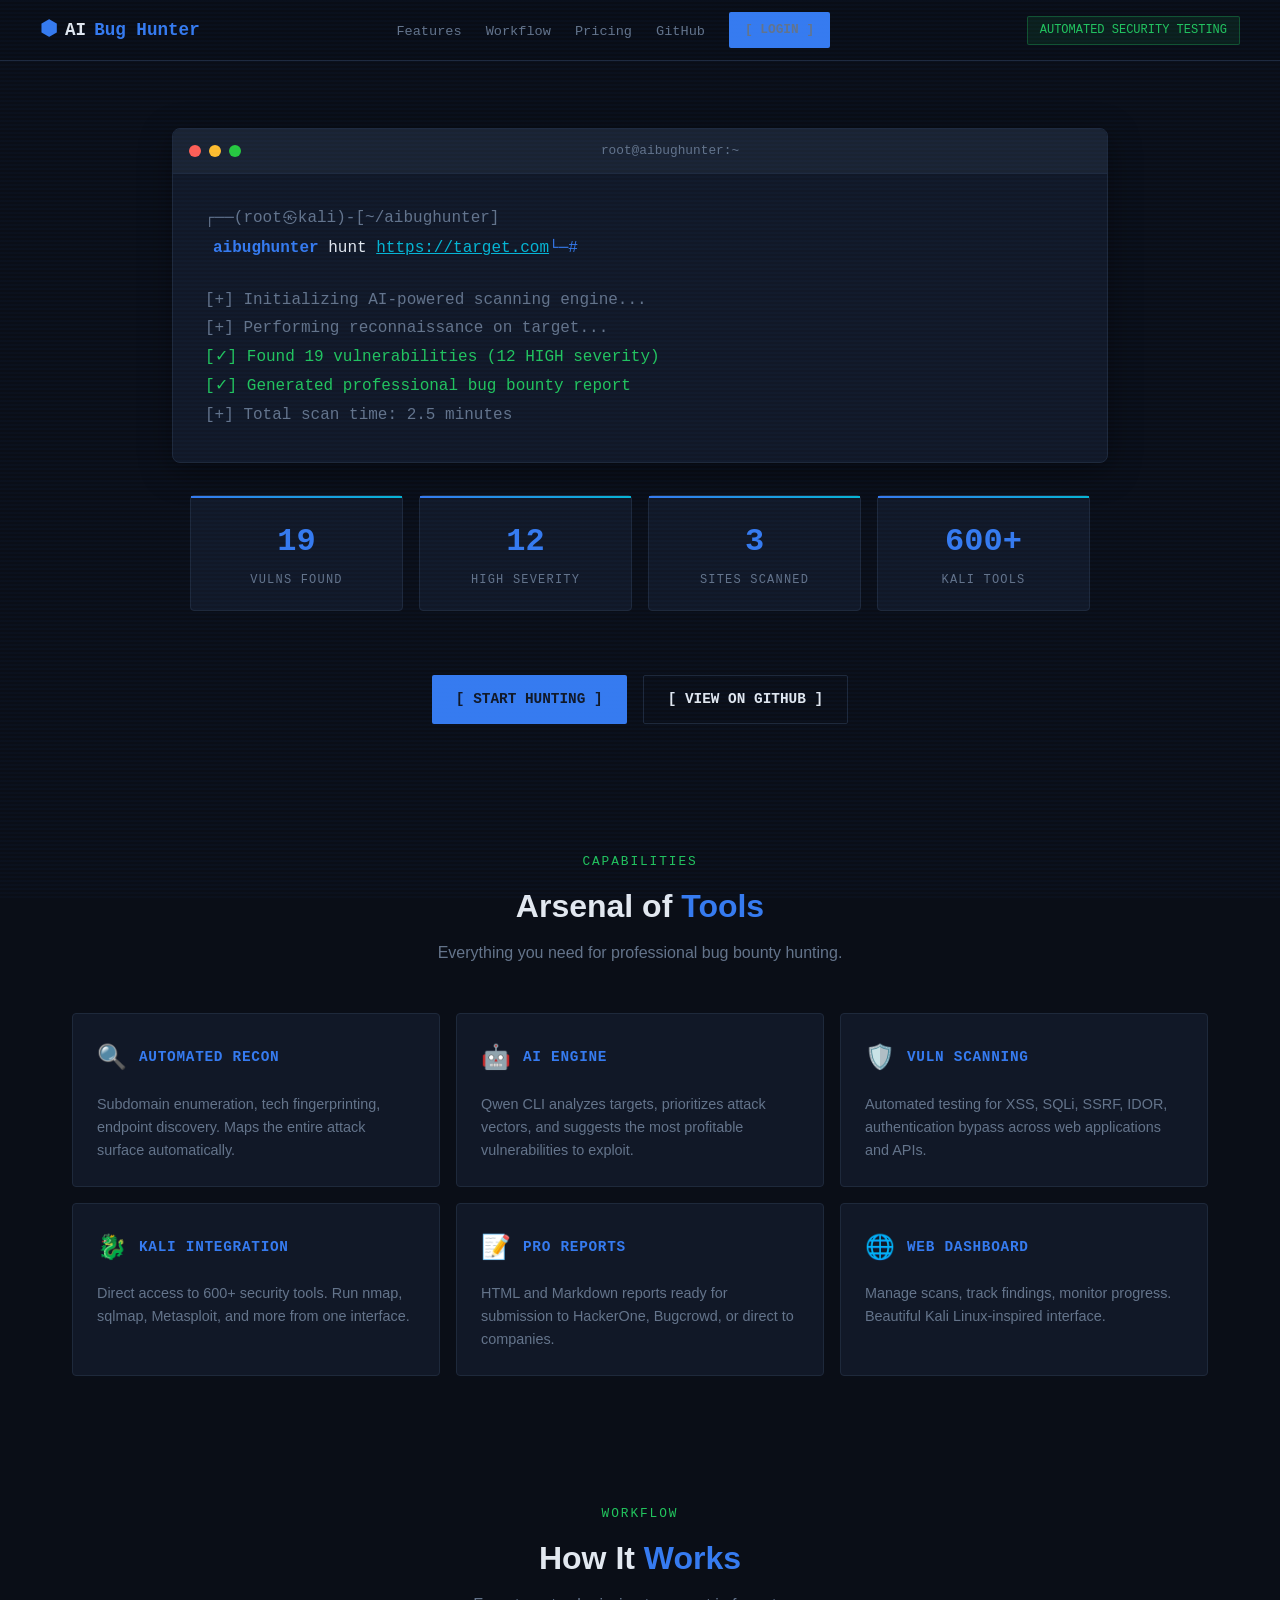
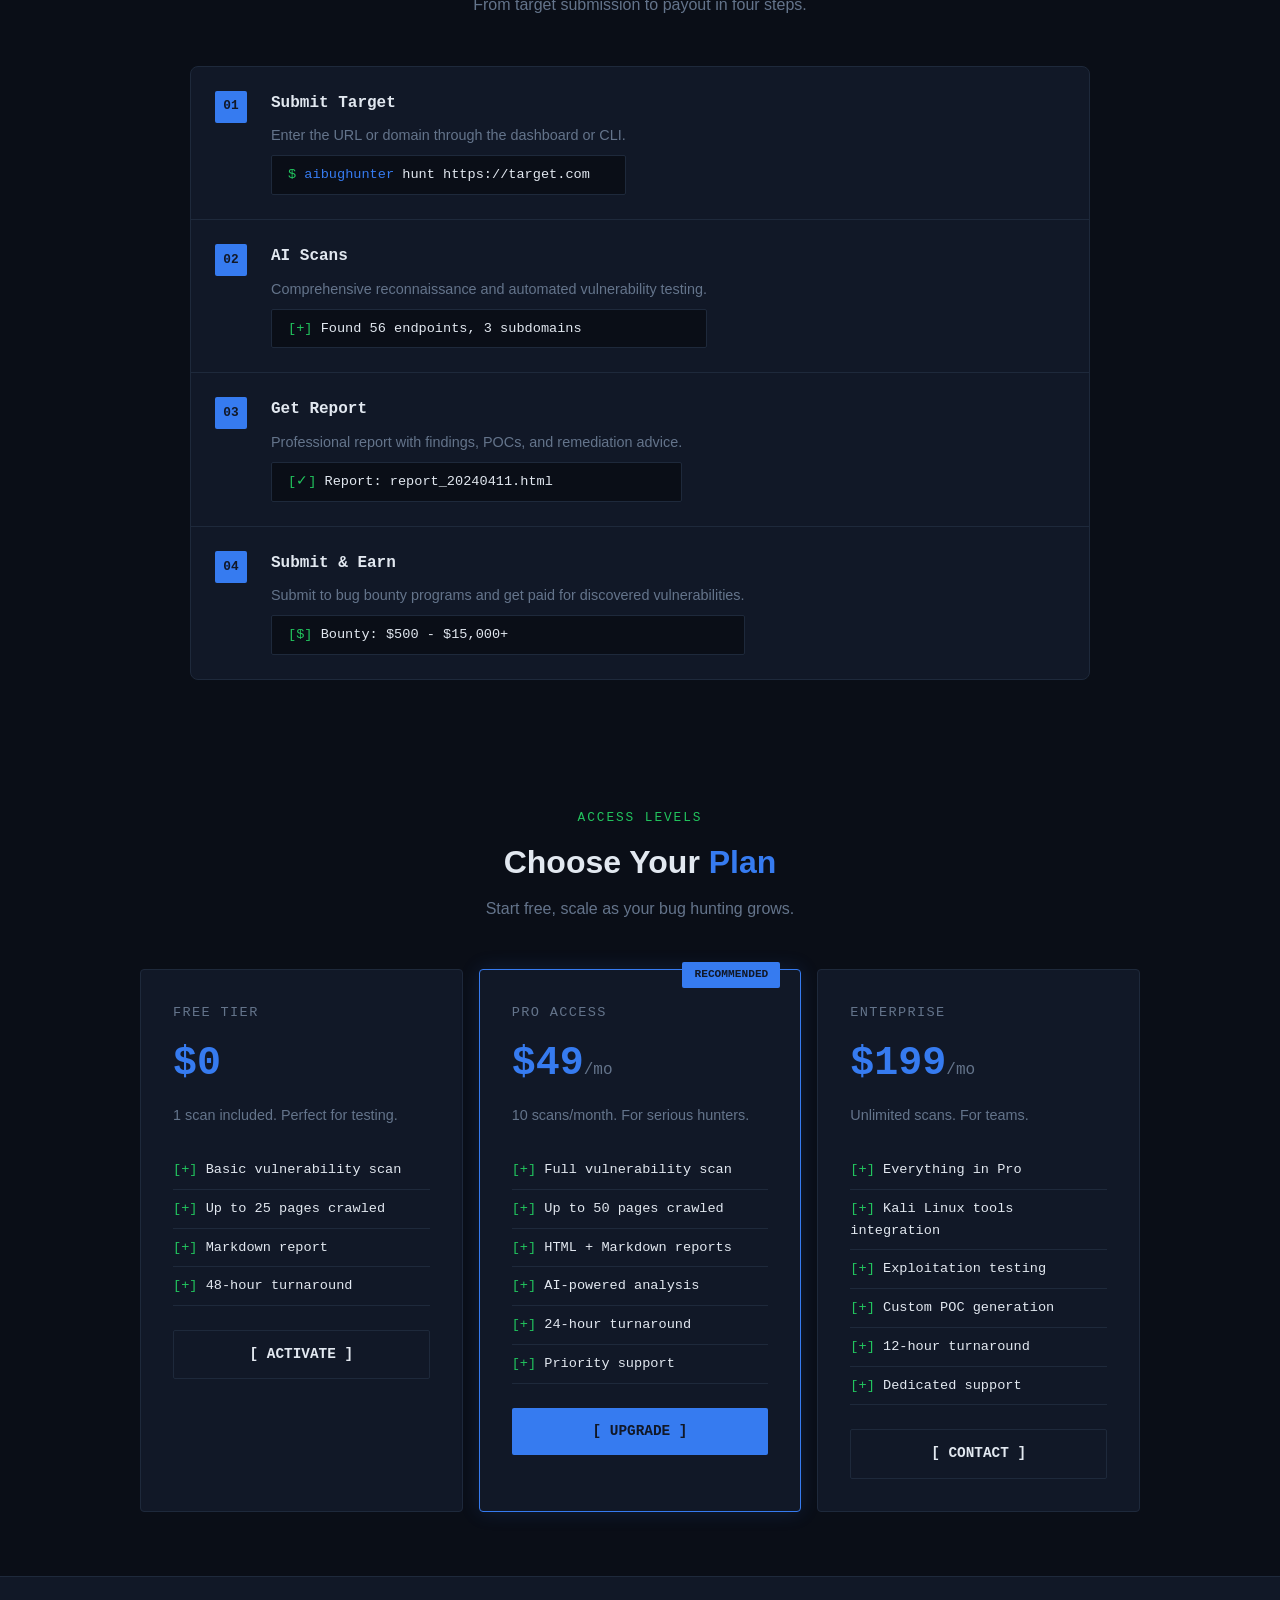
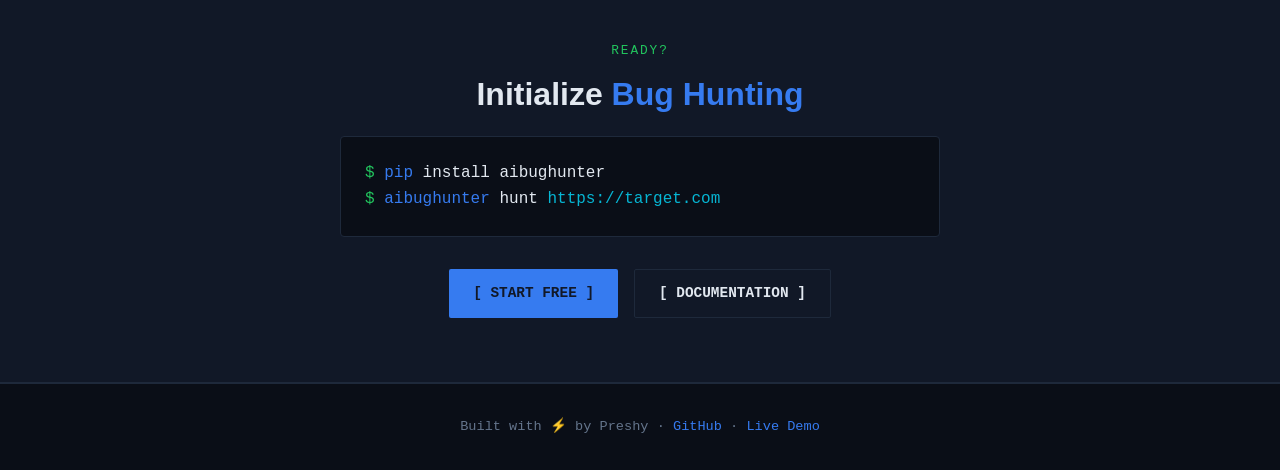
<file: aibughunter/web/spa/index.html>
<!DOCTYPE html>
<html lang="en">
<head>
    <meta charset="UTF-8">
    <meta name="viewport" content="width=device-width, initial-scale=1.0">
    <title>AI Bug Hunter - Kali Linux Style</title>
    <style>
        :root {
            --kali-blue: #367bf0;
            --kali-blue-hover: #4e8af7;
            --kali-dark: #0a0e17;
            --kali-panel: #111827;
            --kali-border: #1e293b;
            --kali-text: #e2e8f0;
            --kali-muted: #64748b;
            --kali-green: #22c55e;
            --kali-red: #ef4444;
            --kali-yellow: #eab308;
            --kali-purple: #a855f7;
            --kali-cyan: #06b6d4;
            --font-mono: 'JetBrains Mono', 'Fira Code', 'Cascadia Code', 'SF Mono', Menlo, Consolas, monospace;
            --font-sans: -apple-system, BlinkMacSystemFont, 'Segoe UI', Roboto, sans-serif;
            --radius: 4px;
            --shadow: 0 8px 32px rgba(0,0,0,0.4);
        }
        
        @import url('https://fonts.googleapis.com/css2?family=JetBrains+Mono:wght@400;500;600;700&display=swap');
        
        * { margin: 0; padding: 0; box-sizing: border-box; }
        
        html { scroll-behavior: smooth; }
        
        body {
            font-family: var(--font-sans);
            background: var(--kali-dark);
            color: var(--kali-text);
            line-height: 1.6;
            overflow-x: hidden;
        }
        
        /* Scanline effect */
        body::after {
            content: '';
            position: fixed;
            top: 0;
            left: 0;
            width: 100%;
            height: 100%;
            background: repeating-linear-gradient(
                0deg,
                transparent,
                transparent 2px,
                rgba(54, 123, 240, 0.03) 2px,
                rgba(54, 123, 240, 0.03) 4px
            );
            pointer-events: none;
            z-index: 9999;
        }
        
        .container { max-width: 1200px; margin: 0 auto; padding: 0 2rem; }
        
        /* Nav - Terminal Style */
        .nav {
            position: fixed;
            top: 0;
            width: 100%;
            background: rgba(10, 14, 23, 0.98);
            border-bottom: 1px solid var(--kali-border);
            padding: 0.75rem 2rem;
            z-index: 100;
            backdrop-filter: blur(10px);
        }
        .nav-inner {
            max-width: 1200px;
            margin: 0 auto;
            display: flex;
            justify-content: space-between;
            align-items: center;
        }
        .nav-logo {
            font-family: var(--font-mono);
            font-size: 1.1rem;
            font-weight: 700;
            color: var(--kali-text);
            text-decoration: none;
            display: flex;
            align-items: center;
            gap: 0.5rem;
        }
        .nav-logo::before {
            content: '⬢';
            color: var(--kali-blue);
            font-size: 1.25rem;
        }
        .nav-logo span { color: var(--kali-blue); }
        .nav-links { display: flex; gap: 1.5rem; align-items: center; list-style: none; }
        .nav-links a { 
            color: var(--kali-muted); 
            text-decoration: none; 
            font-family: var(--font-mono);
            font-size: 0.85rem;
            transition: color 0.2s; 
        }
        .nav-links a:hover { color: var(--kali-blue); }
        .nav-badge { 
            font-family: var(--font-mono);
            font-size: 0.75rem; 
            color: var(--kali-green); 
            background: rgba(34, 197, 94, 0.1); 
            padding: 0.25rem 0.75rem; 
            border-radius: 2px; 
            border: 1px solid rgba(34, 197, 94, 0.3); 
        }
        
        /* Hero - Terminal Window */
        .hero {
            padding: 8rem 2rem 4rem;
            max-width: 1000px;
            margin: 0 auto;
        }
        .hero-terminal {
            background: var(--kali-panel);
            border: 1px solid var(--kali-border);
            border-radius: 8px;
            overflow: hidden;
            box-shadow: var(--shadow);
        }
        .terminal-header {
            background: #1a2332;
            padding: 0.75rem 1rem;
            display: flex;
            align-items: center;
            gap: 0.5rem;
            border-bottom: 1px solid var(--kali-border);
        }
        .terminal-dot {
            width: 12px;
            height: 12px;
            border-radius: 50%;
        }
        .terminal-dot.red { background: #ff5f56; }
        .terminal-dot.yellow { background: #ffbd2e; }
        .terminal-dot.green { background: #27c93f; }
        .terminal-title {
            flex: 1;
            text-align: center;
            font-family: var(--font-mono);
            font-size: 0.8rem;
            color: var(--kali-muted);
        }
        .terminal-body {
            padding: 2rem;
            font-family: var(--font-mono);
        }
        .terminal-prompt {
            color: var(--kali-green);
        }
        .terminal-prompt::before {
            content: '┌──(root㉿kali)-[~/aibughunter]';
            display: block;
            color: var(--kali-muted);
            margin-bottom: 0.25rem;
        }
        .terminal-prompt::after {
            content: '└─#';
            color: var(--kali-blue);
        }
        .terminal-command {
            color: var(--kali-text);
            margin-left: 0.5rem;
        }
        .terminal-command .cmd { color: var(--kali-blue); font-weight: 600; }
        .terminal-command .arg { color: var(--kali-yellow); }
        .terminal-command .url { color: var(--kali-cyan); text-decoration: underline; }
        .terminal-output {
            color: var(--kali-muted);
            margin-top: 1.5rem;
            line-height: 1.8;
        }
        .terminal-output .success { color: var(--kali-green); }
        .terminal-output .warning { color: var(--kali-yellow); }
        .terminal-output .error { color: var(--kali-red); }
        .terminal-output .info { color: var(--kali-cyan); }
        
        /* Stats Bar */
        .stats-bar {
            display: grid;
            grid-template-columns: repeat(4, 1fr);
            gap: 1rem;
            max-width: 900px;
            margin: 2rem auto 4rem;
        }
        .stat-box {
            background: var(--kali-panel);
            border: 1px solid var(--kali-border);
            border-radius: 4px;
            padding: 1.25rem;
            text-align: center;
            position: relative;
        }
        .stat-box::before {
            content: '';
            position: absolute;
            top: 0;
            left: 0;
            width: 100%;
            height: 2px;
            background: linear-gradient(90deg, var(--kali-blue), var(--kali-cyan));
        }
        .stat-value {
            font-family: var(--font-mono);
            font-size: 2rem;
            font-weight: 700;
            color: var(--kali-blue);
        }
        .stat-label {
            font-family: var(--font-mono);
            font-size: 0.75rem;
            color: var(--kali-muted);
            text-transform: uppercase;
            letter-spacing: 0.1em;
            margin-top: 0.25rem;
        }
        
        /* Sections */
        .section { padding: 4rem 2rem; max-width: 1200px; margin: 0 auto; }
        .section-header {
            text-align: center;
            margin-bottom: 3rem;
        }
        .section-tag {
            font-family: var(--font-mono);
            font-size: 0.8rem;
            color: var(--kali-green);
            text-transform: uppercase;
            letter-spacing: 0.15em;
            margin-bottom: 0.5rem;
        }
        .section-title {
            font-size: 2rem;
            font-weight: 700;
            margin-bottom: 0.5rem;
        }
        .section-title span { color: var(--kali-blue); }
        .section-desc {
            color: var(--kali-muted);
            font-size: 1rem;
            max-width: 600px;
            margin: 0 auto;
        }
        
        /* Feature Cards - Panel Style */
        .features-grid {
            display: grid;
            grid-template-columns: repeat(auto-fit, minmax(320px, 1fr));
            gap: 1rem;
        }
        .feature-panel {
            background: var(--kali-panel);
            border: 1px solid var(--kali-border);
            border-radius: 4px;
            padding: 1.5rem;
            transition: all 0.2s;
        }
        .feature-panel:hover {
            border-color: var(--kali-blue);
            transform: translateY(-2px);
            box-shadow: 0 4px 16px rgba(54, 123, 240, 0.1);
        }
        .feature-header {
            display: flex;
            align-items: center;
            gap: 0.75rem;
            margin-bottom: 1rem;
        }
        .feature-icon {
            font-size: 1.5rem;
        }
        .feature-title {
            font-family: var(--font-mono);
            font-size: 0.9rem;
            font-weight: 600;
            color: var(--kali-blue);
            text-transform: uppercase;
            letter-spacing: 0.05em;
        }
        .feature-desc {
            color: var(--kali-muted);
            font-size: 0.9rem;
            line-height: 1.6;
        }
        
        /* Steps - Terminal Workflow */
        .steps-container {
            background: var(--kali-panel);
            border: 1px solid var(--kali-border);
            border-radius: 8px;
            overflow: hidden;
            max-width: 900px;
            margin: 0 auto;
        }
        .step-row {
            display: flex;
            padding: 1.5rem;
            border-bottom: 1px solid var(--kali-border);
            align-items: flex-start;
            gap: 1.5rem;
        }
        .step-row:last-child { border-bottom: none; }
        .step-num {
            font-family: var(--font-mono);
            font-size: 0.8rem;
            font-weight: 700;
            color: var(--kali-panel);
            background: var(--kali-blue);
            width: 32px;
            height: 32px;
            border-radius: 2px;
            display: flex;
            align-items: center;
            justify-content: center;
            flex-shrink: 0;
        }
        .step-content h3 {
            font-family: var(--font-mono);
            font-size: 1rem;
            margin-bottom: 0.5rem;
        }
        .step-content p {
            color: var(--kali-muted);
            font-size: 0.9rem;
        }
        .step-cmd {
            font-family: var(--font-mono);
            background: var(--kali-dark);
            border: 1px solid var(--kali-border);
            padding: 0.5rem 1rem;
            border-radius: 2px;
            margin-top: 0.5rem;
            font-size: 0.85rem;
        }
        .step-cmd .prompt { color: var(--kali-green); }
        .step-cmd .cmd { color: var(--kali-blue); }
        
        /* Pricing - Tool Cards */
        .pricing-grid {
            display: grid;
            grid-template-columns: repeat(auto-fit, minmax(280px, 1fr));
            gap: 1rem;
            max-width: 1000px;
            margin: 0 auto;
        }
        .pricing-card {
            background: var(--kali-panel);
            border: 1px solid var(--kali-border);
            border-radius: 4px;
            padding: 2rem;
            position: relative;
        }
        .pricing-card.active {
            border-color: var(--kali-blue);
            box-shadow: 0 0 20px rgba(54, 123, 240, 0.15);
        }
        .pricing-badge {
            position: absolute;
            top: -8px;
            right: 20px;
            background: var(--kali-blue);
            color: var(--kali-panel);
            padding: 0.25rem 0.75rem;
            border-radius: 2px;
            font-family: var(--font-mono);
            font-size: 0.7rem;
            font-weight: 700;
            text-transform: uppercase;
        }
        .pricing-header {
            font-family: var(--font-mono);
            font-size: 0.85rem;
            color: var(--kali-muted);
            text-transform: uppercase;
            letter-spacing: 0.1em;
            margin-bottom: 0.5rem;
        }
        .pricing-price {
            font-family: var(--font-mono);
            font-size: 2.5rem;
            font-weight: 700;
            color: var(--kali-blue);
            margin-bottom: 0.5rem;
        }
        .pricing-price span {
            font-size: 1rem;
            color: var(--kali-muted);
            font-weight: 400;
        }
        .pricing-desc {
            color: var(--kali-muted);
            font-size: 0.9rem;
            margin-bottom: 1.5rem;
        }
        .pricing-features {
            list-style: none;
            margin-bottom: 1.5rem;
        }
        .pricing-features li {
            font-family: var(--font-mono);
            font-size: 0.85rem;
            padding: 0.5rem 0;
            border-bottom: 1px solid var(--kali-border);
            color: var(--kali-text);
        }
        .pricing-features li::before {
            content: '[+] ';
            color: var(--kali-green);
        }
        
        /* CTA */
        .cta-section {
            background: var(--kali-panel);
            border-top: 1px solid var(--kali-border);
            border-bottom: 1px solid var(--kali-border);
            padding: 4rem 2rem;
            text-align: center;
        }
        .cta-terminal {
            background: var(--kali-dark);
            border: 1px solid var(--kali-border);
            border-radius: 4px;
            padding: 1.5rem;
            max-width: 600px;
            margin: 0 auto;
            text-align: left;
            font-family: var(--font-mono);
        }
        .cta-prompt { color: var(--kali-green); }
        .cta-cmd { color: var(--kali-text); }
        .cta-cmd .cmd { color: var(--kali-blue); }
        .cta-actions {
            display: flex;
            gap: 1rem;
            justify-content: center;
            margin-top: 2rem;
        }
        
        /* Footer */
        .footer {
            padding: 2rem;
            text-align: center;
            color: var(--kali-muted);
            font-family: var(--font-mono);
            font-size: 0.85rem;
            border-top: 1px solid var(--kali-border);
        }
        .footer a { color: var(--kali-blue); text-decoration: none; }
        .footer a:hover { color: var(--kali-blue-hover); }
        
        /* Buttons */
        .btn {
            display: inline-flex;
            align-items: center;
            justify-content: center;
            gap: 0.5rem;
            padding: 0.75rem 1.5rem;
            border-radius: 2px;
            font-family: var(--font-mono);
            font-weight: 600;
            font-size: 0.9rem;
            text-decoration: none;
            cursor: pointer;
            border: none;
            transition: all 0.2s;
        }
        .btn-primary {
            background: var(--kali-blue);
            color: var(--kali-panel);
        }
        .btn-primary:hover { background: var(--kali-blue-hover); }
        .btn-secondary {
            background: transparent;
            border: 1px solid var(--kali-border);
            color: var(--kali-text);
        }
        .btn-secondary:hover { border-color: var(--kali-blue); }
        
        /* Auth - Terminal Style */
        .auth-container {
            min-height: 100vh;
            display: flex;
            align-items: center;
            justify-content: center;
            padding: 6rem 2rem 2rem;
        }
        .auth-terminal {
            background: var(--kali-panel);
            border: 1px solid var(--kali-border);
            border-radius: 8px;
            overflow: hidden;
            width: 100%;
            max-width: 450px;
            box-shadow: var(--shadow);
        }
        .auth-body {
            padding: 2rem;
        }
        .auth-body h2 {
            font-family: var(--font-mono);
            font-size: 1.25rem;
            margin-bottom: 0.25rem;
        }
        .auth-body .subtitle {
            color: var(--kali-muted);
            font-size: 0.9rem;
            margin-bottom: 1.5rem;
        }
        .form-group { margin-bottom: 1rem; }
        .form-group label {
            display: block;
            margin-bottom: 0.5rem;
            font-family: var(--font-mono);
            font-size: 0.85rem;
            color: var(--kali-green);
        }
        .form-group label::before {
            content: '$ ';
            color: var(--kali-blue);
        }
        .form-group input, .form-group select, .form-group textarea {
            width: 100%;
            padding: 0.75rem;
            background: var(--kali-dark);
            border: 1px solid var(--kali-border);
            border-radius: 2px;
            color: var(--kali-text);
            font-family: var(--font-mono);
            font-size: 0.9rem;
        }
        .form-group input:focus, .form-group select:focus {
            outline: none;
            border-color: var(--kali-blue);
        }
        .auth-footer {
            text-align: center;
            margin-top: 1.5rem;
            color: var(--kali-muted);
            font-family: var(--font-mono);
            font-size: 0.85rem;
        }
        .auth-footer a { color: var(--kali-blue); text-decoration: none; }
        
        /* Dashboard - Panel Layout */
        .dashboard { display: flex; min-height: 100vh; }
        .sidebar {
            width: 220px;
            background: var(--kali-panel);
            border-right: 1px solid var(--kali-border);
            padding: 1rem;
            position: fixed;
            height: 100vh;
            top: 0;
        }
        .sidebar-item {
            display: flex;
            align-items: center;
            gap: 0.75rem;
            padding: 0.75rem 1rem;
            color: var(--kali-muted);
            cursor: pointer;
            border-radius: 2px;
            margin-bottom: 0.25rem;
            font-family: var(--font-mono);
            font-size: 0.85rem;
            transition: all 0.2s;
        }
        .sidebar-item:hover {
            background: var(--kali-dark);
            color: var(--kali-text);
        }
        .sidebar-item.active {
            background: rgba(54, 123, 240, 0.1);
            color: var(--kali-blue);
            border-left: 2px solid var(--kali-blue);
        }
        .main-content {
            flex: 1;
            margin-left: 220px;
            padding: 5rem 2rem 2rem;
        }
        .top-bar {
            display: flex;
            justify-content: space-between;
            align-items: center;
            margin-bottom: 2rem;
            padding-bottom: 1rem;
            border-bottom: 1px solid var(--kali-border);
        }
        .top-bar h1 {
            font-family: var(--font-mono);
            font-size: 1.25rem;
        }
        .user-info {
            display: flex;
            align-items: center;
            gap: 1rem;
            font-family: var(--font-mono);
            font-size: 0.85rem;
        }
        .plan-tag {
            background: rgba(54, 123, 240, 0.1);
            color: var(--kali-blue);
            padding: 0.25rem 0.75rem;
            border-radius: 2px;
            font-size: 0.75rem;
            font-weight: 600;
            text-transform: uppercase;
        }
        
        /* Stats Row */
        .stats-row {
            display: grid;
            grid-template-columns: repeat(auto-fit, minmax(200px, 1fr));
            gap: 1rem;
            margin-bottom: 2rem;
        }
        .stat-card {
            background: var(--kali-panel);
            border: 1px solid var(--kali-border);
            border-radius: 4px;
            padding: 1.25rem;
            position: relative;
        }
        .stat-card::after {
            content: '';
            position: absolute;
            bottom: 0;
            left: 0;
            width: 100%;
            height: 2px;
        }
        .stat-card.blue::after { background: var(--kali-blue); }
        .stat-card.green::after { background: var(--kali-green); }
        .stat-card.red::after { background: var(--kali-red); }
        .stat-card.yellow::after { background: var(--kali-yellow); }
        .stat-value {
            font-family: var(--font-mono);
            font-size: 2rem;
            font-weight: 700;
        }
        .stat-label {
            font-family: var(--font-mono);
            font-size: 0.75rem;
            color: var(--kali-muted);
            text-transform: uppercase;
            letter-spacing: 0.1em;
        }
        
        /* Panel Cards */
        .panel {
            background: var(--kali-panel);
            border: 1px solid var(--kali-border);
            border-radius: 4px;
            margin-bottom: 1rem;
        }
        .panel-header {
            display: flex;
            justify-content: space-between;
            align-items: center;
            padding: 1rem 1.25rem;
            border-bottom: 1px solid var(--kali-border);
            font-family: var(--font-mono);
            font-size: 0.9rem;
        }
        .panel-body { padding: 1.25rem; }
        
        /* Tables */
        table { width: 100%; border-collapse: collapse; }
        th {
            text-align: left;
            padding: 0.75rem 1rem;
            border-bottom: 1px solid var(--kali-border);
            color: var(--kali-muted);
            font-family: var(--font-mono);
            font-size: 0.75rem;
            text-transform: uppercase;
            letter-spacing: 0.1em;
        }
        td {
            padding: 0.75rem 1rem;
            border-bottom: 1px solid var(--kali-border);
            font-family: var(--font-mono);
            font-size: 0.85rem;
        }
        tr:hover td { background: rgba(54, 123, 240, 0.05); }
        
        /* Status Badges */
        .badge {
            display: inline-block;
            padding: 0.2rem 0.5rem;
            border-radius: 2px;
            font-family: var(--font-mono);
            font-size: 0.75rem;
            font-weight: 600;
            text-transform: uppercase;
        }
        .badge-pending { background: rgba(234, 179, 8, 0.1); color: var(--kali-yellow); }
        .badge-completed { background: rgba(34, 197, 94, 0.1); color: var(--kali-green); }
        .badge-paid { background: rgba(34, 197, 94, 0.1); color: var(--kali-green); }
        .badge-unpaid { background: rgba(239, 68, 68, 0.1); color: var(--kali-red); }
        .badge-queued { background: rgba(54, 123, 240, 0.1); color: var(--kali-blue); }
        
        code {
            font-family: var(--font-mono);
            background: var(--kali-dark);
            padding: 0.15rem 0.4rem;
            border-radius: 2px;
            font-size: 0.85rem;
            color: var(--kali-cyan);
        }
        
        /* Alerts & Loading */
        .alert {
            padding: 1rem 1.5rem;
            border-radius: 2px;
            position: fixed;
            top: 80px;
            right: 20px;
            z-index: 200;
            max-width: 400px;
            font-family: var(--font-mono);
            font-size: 0.85rem;
        }
        .alert-success { background: rgba(34, 197, 94, 0.1); border: 1px solid var(--kali-green); color: var(--kali-green); }
        .alert-error { background: rgba(239, 68, 68, 0.1); border: 1px solid var(--kali-red); color: var(--kali-red); }
        .loading-overlay {
            position: fixed;
            top: 0; left: 0; width: 100%; height: 100%;
            background: rgba(10, 14, 23, 0.95);
            display: none;
            align-items: center;
            justify-content: center;
            z-index: 300;
        }
        .loading-overlay.active { display: flex; }
        .spinner {
            border: 3px solid var(--kali-border);
            border-top-color: var(--kali-blue);
            border-radius: 50%;
            width: 32px;
            height: 32px;
            animation: spin 0.8s linear infinite;
        }
        @keyframes spin { to { transform: rotate(360deg); } }
        
        .empty-state {
            text-align: center;
            padding: 3rem;
            color: var(--kali-muted);
            font-family: var(--font-mono);
        }
        .empty-state .icon { font-size: 3rem; margin-bottom: 1rem; opacity: 0.5; }
        
        /* Responsive */
        @media (max-width: 768px) {
            .nav-links { display: none; }
            .hero { padding: 7rem 1rem 2rem; }
            .stats-bar { grid-template-columns: repeat(2, 1fr); }
            .sidebar { display: none; }
            .main-content { margin-left: 0; }
        }
    </style>
</head>
<body>
    <div id="app"></div>
    <div class="loading-overlay" id="loading"><div class="spinner"></div></div>
    
    <script>
        const API = window.location.origin;
        function isAuth() { return !!localStorage.getItem('token'); }
        let S = { token: localStorage.getItem('token'), user: JSON.parse(localStorage.getItem('user')||'null'), route: isAuth()?'dashboard':'landing', scans: [], plans: [], pending: null };
        
        function showLoading(v) { document.getElementById('loading').classList.toggle('active', v); }
        function alert(msg, type='success') {
            const a=document.createElement('div');
            a.className=`alert alert-${type}`;
            a.textContent=`${type==='success'?'[+]':'[-]'} ${msg}`;
            document.body.appendChild(a);
            setTimeout(()=>a.remove(),4000);
        }
        function go(r) { S.route=r; render(); }
        
        async function login(e,p) {
            showLoading(true);
            try {
                const r=await fetch(`${API}/api/auth/login`,{method:'POST',headers:{'Content-Type':'application/json'},body:JSON.stringify({email:e,password:p})});
                if(!r.ok)throw new Error((await r.json()).detail||'Failed');
                const d=await r.json();
                S.token=d.token; S.user=d.user;
                localStorage.setItem('token',d.token);
                localStorage.setItem('user',JSON.stringify(d.user));
                go('dashboard');
            }catch(err){alert(err.message,'error');}finally{showLoading(false);}
        }
        
        async function register(e,p,n) {
            showLoading(true);
            try {
                const r=await fetch(`${API}/api/auth/register`,{method:'POST',headers:{'Content-Type':'application/json'},body:JSON.stringify({email:e,password:p,name:n})});
                if(!r.ok)throw new Error((await r.json()).detail||'Failed');
                const d=await r.json();
                S.token=d.token; S.user=d.user;
                localStorage.setItem('token',d.token);
                localStorage.setItem('user',JSON.stringify(d.user));
                go('dashboard');
            }catch(err){alert(err.message,'error');}finally{showLoading(false);}
        }
        
        function logout() { S.token=null; S.user=null; localStorage.removeItem('token'); localStorage.removeItem('user'); go('landing'); }
        
        async function loadScans() {
            if(!S.token)return;
            const r=await fetch(`${API}/api/scans`,{headers:{'Authorization':`Bearer ${S.token}`}});
            if(r.ok) S.scans=await r.json();
        }
        async function loadPlans() {
            const r=await fetch(`${API}/api/plans`);
            if(r.ok) S.plans=(await r.json()).plans;
        }
        async function reqScan(target,type,notes) {
            showLoading(true);
            try {
                const r=await fetch(`${API}/api/scans`,{method:'POST',headers:{'Content-Type':'application/json','Authorization':`Bearer ${S.token}`},body:JSON.stringify({target,scan_type:type,notes})});
                if(!r.ok)throw new Error((await r.json()).detail||'Failed');
                const d=await r.json();
                if(d.checkout_url){S.pending=d; go('checkout');}
                else{alert('Scan queued!'); go('scans');}
            }catch(err){alert(err.message,'error');}finally{showLoading(false);}
        }
        async function checkout(id) {
            showLoading(true);
            try {
                const r=await fetch(`${API}/api/payments/checkout?scan_id=${id}`,{headers:{'Authorization':`Bearer ${S.token}`}});
                const d=await r.json();
                if(r.ok){alert('Payment successful!'); go('scans');}
                else throw new Error(d.detail||'Failed');
            }catch(err){alert(err.message,'error');}finally{showLoading(false);}
        }
        async function upgrade(plan) {
            showLoading(true);
            try {
                const r=await fetch(`${API}/api/plans/upgrade`,{method:'POST',headers:{'Content-Type':'application/json','Authorization':`Bearer ${S.token}`},body:JSON.stringify({plan})});
                const d=await r.json();
                if(r.ok){alert(`Upgraded to ${d.plan}!`); S.user.plan=d.plan; S.user.scans_limit=d.scans_limit; localStorage.setItem('user',JSON.stringify(S.user)); go('dashboard');}
                else throw new Error(d.detail||'Failed');
            }catch(err){alert(err.message,'error');}finally{showLoading(false);}
        }
        function dlReport(id) { window.open(`${API}/api/scans/${id}/report?authorization=Bearer ${S.token}`, '_blank'); }
        
        function render() { document.getElementById('app').innerHTML = !isAuth() ? (S.route==='login'?rLogin():S.route==='register'?rReg():rLanding()) : rDash(); attach(); }
        
        function rLanding() { return `
            <nav class="nav"><div class="nav-inner">
                <a class="nav-logo" href="#">AI <span>Bug Hunter</span></a>
                <ul class="nav-links">
                    <li><a href="#features">Features</a></li>
                    <li><a href="#workflow">Workflow</a></li>
                    <li><a href="#pricing">Pricing</a></li>
                    <li><a href="https://github.com/Preshy/aibughunter">GitHub</a></li>
                    <li><a href="#" onclick="go('login');return false" class="btn btn-primary" style="padding:0.5rem 1rem;font-size:0.8rem;">[ LOGIN ]</a></li>
                </ul>
                <span class="nav-badge">AUTOMATED SECURITY TESTING</span>
            </div></nav>
            
            <section class="hero">
                <div class="hero-terminal">
                    <div class="terminal-header">
                        <div class="terminal-dot red"></div><div class="terminal-dot yellow"></div><div class="terminal-dot green"></div>
                        <div class="terminal-title">root@aibughunter:~</div>
                    </div>
                    <div class="terminal-body">
                        <div class="terminal-prompt"><span class="terminal-command"><span class="cmd">aibughunter</span> hunt <span class="url">https://target.com</span></span></div>
                        <div class="terminal-output">
                            <div>[+] Initializing AI-powered scanning engine...</div>
                            <div>[+] Performing reconnaissance on target...</div>
                            <div class="success">[✓] Found 19 vulnerabilities (12 HIGH severity)</div>
                            <div class="success">[✓] Generated professional bug bounty report</div>
                            <div>[+] Total scan time: 2.5 minutes</div>
                        </div>
                    </div>
                </div>
                <div class="stats-bar">
                    <div class="stat-box"><div class="stat-value">19</div><div class="stat-label">Vulns Found</div></div>
                    <div class="stat-box"><div class="stat-value">12</div><div class="stat-label">High Severity</div></div>
                    <div class="stat-box"><div class="stat-value">3</div><div class="stat-label">Sites Scanned</div></div>
                    <div class="stat-box"><div class="stat-value">600+</div><div class="stat-label">Kali Tools</div></div>
                </div>
                <div style="text-align:center; display:flex; gap:1rem; justify-content:center;">
                    <a href="#" onclick="go('register');return false" class="btn btn-primary">[ START HUNTING ]</a>
                    <a href="https://github.com/Preshy/aibughunter" class="btn btn-secondary">[ VIEW ON GITHUB ]</a>
                </div>
            </section>
            
            <section class="section" id="features">
                <div class="section-header">
                    <div class="section-tag">CAPABILITIES</div>
                    <div class="section-title">Arsenal of <span>Tools</span></div>
                    <div class="section-desc">Everything you need for professional bug bounty hunting.</div>
                </div>
                <div class="features-grid">
                    <div class="feature-panel"><div class="feature-header"><span class="feature-icon">🔍</span><div class="feature-title">Automated Recon</div></div><div class="feature-desc">Subdomain enumeration, tech fingerprinting, endpoint discovery. Maps the entire attack surface automatically.</div></div>
                    <div class="feature-panel"><div class="feature-header"><span class="feature-icon">🤖</span><div class="feature-title">AI Engine</div></div><div class="feature-desc">Qwen CLI analyzes targets, prioritizes attack vectors, and suggests the most profitable vulnerabilities to exploit.</div></div>
                    <div class="feature-panel"><div class="feature-header"><span class="feature-icon">🛡️</span><div class="feature-title">Vuln Scanning</div></div><div class="feature-desc">Automated testing for XSS, SQLi, SSRF, IDOR, authentication bypass across web applications and APIs.</div></div>
                    <div class="feature-panel"><div class="feature-header"><span class="feature-icon">🐉</span><div class="feature-title">Kali Integration</div></div><div class="feature-desc">Direct access to 600+ security tools. Run nmap, sqlmap, Metasploit, and more from one interface.</div></div>
                    <div class="feature-panel"><div class="feature-header"><span class="feature-icon">📝</span><div class="feature-title">Pro Reports</div></div><div class="feature-desc">HTML and Markdown reports ready for submission to HackerOne, Bugcrowd, or direct to companies.</div></div>
                    <div class="feature-panel"><div class="feature-header"><span class="feature-icon">🌐</span><div class="feature-title">Web Dashboard</div></div><div class="feature-desc">Manage scans, track findings, monitor progress. Beautiful Kali Linux-inspired interface.</div></div>
                </div>
            </section>
            
            <section class="section" id="workflow">
                <div class="section-header">
                    <div class="section-tag">WORKFLOW</div>
                    <div class="section-title">How It <span>Works</span></div>
                    <div class="section-desc">From target submission to payout in four steps.</div>
                </div>
                <div class="steps-container">
                    <div class="step-row"><div class="step-num">01</div><div class="step-content"><h3>Submit Target</h3><p>Enter the URL or domain through the dashboard or CLI.</p><div class="step-cmd"><span class="prompt">$</span> <span class="cmd">aibughunter</span> hunt https://target.com</div></div></div>
                    <div class="step-row"><div class="step-num">02</div><div class="step-content"><h3>AI Scans</h3><p>Comprehensive reconnaissance and automated vulnerability testing.</p><div class="step-cmd"><span class="prompt">[+]</span> Found 56 endpoints, 3 subdomains</div></div></div>
                    <div class="step-row"><div class="step-num">03</div><div class="step-content"><h3>Get Report</h3><p>Professional report with findings, POCs, and remediation advice.</p><div class="step-cmd"><span class="prompt">[✓]</span> Report: report_20240411.html</div></div></div>
                    <div class="step-row"><div class="step-num">04</div><div class="step-content"><h3>Submit & Earn</h3><p>Submit to bug bounty programs and get paid for discovered vulnerabilities.</p><div class="step-cmd"><span class="prompt">[$]</span> Bounty: $500 - $15,000+</div></div></div>
                </div>
            </section>
            
            <section class="section" id="pricing">
                <div class="section-header">
                    <div class="section-tag">ACCESS LEVELS</div>
                    <div class="section-title">Choose Your <span>Plan</span></div>
                    <div class="section-desc">Start free, scale as your bug hunting grows.</div>
                </div>
                <div class="pricing-grid">
                    <div class="pricing-card"><div class="pricing-header">Free Tier</div><div class="pricing-price">$0</div><div class="pricing-desc">1 scan included. Perfect for testing.</div><ul class="pricing-features"><li>Basic vulnerability scan</li><li>Up to 25 pages crawled</li><li>Markdown report</li><li>48-hour turnaround</li></ul><a href="#" onclick="go('register');return false" class="btn btn-secondary" style="width:100%;">[ ACTIVATE ]</a></div>
                    <div class="pricing-card active"><div class="pricing-badge">RECOMMENDED</div><div class="pricing-header">Pro Access</div><div class="pricing-price">$49<span>/mo</span></div><div class="pricing-desc">10 scans/month. For serious hunters.</div><ul class="pricing-features"><li>Full vulnerability scan</li><li>Up to 50 pages crawled</li><li>HTML + Markdown reports</li><li>AI-powered analysis</li><li>24-hour turnaround</li><li>Priority support</li></ul><a href="#" onclick="go('register');return false" class="btn btn-primary" style="width:100%;">[ UPGRADE ]</a></div>
                    <div class="pricing-card"><div class="pricing-header">Enterprise</div><div class="pricing-price">$199<span>/mo</span></div><div class="pricing-desc">Unlimited scans. For teams.</div><ul class="pricing-features"><li>Everything in Pro</li><li>Kali Linux tools integration</li><li>Exploitation testing</li><li>Custom POC generation</li><li>12-hour turnaround</li><li>Dedicated support</li></ul><a href="#" onclick="go('register');return false" class="btn btn-secondary" style="width:100%;">[ CONTACT ]</a></div>
                </div>
            </section>
            
            <section class="cta-section">
                <div class="section-tag">READY?</div>
                <div class="section-title" style="margin-bottom:1rem;">Initialize <span>Bug Hunting</span></div>
                <div class="cta-terminal">
                    <div><span class="cta-prompt">$ </span><span class="cta-cmd"><span class="cmd">pip</span> install aibughunter</span></div>
                    <div><span class="cta-prompt">$ </span><span class="cta-cmd"><span class="cmd">aibughunter</span> hunt <span style="color:var(--kali-cyan);">https://target.com</span></span></div>
                </div>
                <div class="cta-actions">
                    <a href="#" onclick="go('register');return false" class="btn btn-primary">[ START FREE ]</a>
                    <a href="https://github.com/Preshy/aibughunter" class="btn btn-secondary">[ DOCUMENTATION ]</a>
                </div>
            </section>
            
            <footer class="footer">Built with ⚡ by Preshy · <a href="https://github.com/Preshy/aibughunter">GitHub</a> · <a href="https://aibughunter-marketing.fly.dev">Live Demo</a></footer>
        `; }
        
        function rLogin() { return `<nav class="nav"><div class="nav-inner"><a class="nav-logo" href="#" onclick="go('landing');return false">AI <span>Bug Hunter</span></a></div></nav><div class="auth-container"><div class="auth-terminal"><div class="terminal-header"><div class="terminal-dot red"></div><div class="terminal-dot yellow"></div><div class="terminal-dot green"></div><div class="terminal-title">authentication</div></div><div class="auth-body"><h2>>_ Sign In</h2><p class="subtitle">Access your hunting dashboard</p><form id="lf"><div class="form-group"><label>email</label><input type="email" id="le" required placeholder="hunter@example.com"></div><div class="form-group"><label>password</label><input type="password" id="lp" required placeholder="••••••••"></div><button class="btn btn-primary" style="width:100%;">[ AUTHENTICATE ]</button></form><div class="auth-footer">No access? <a href="#" onclick="go('register');return false">Create account</a></div></div></div></div>`; }
        function rReg() { return `<nav class="nav"><div class="nav-inner"><a class="nav-logo" href="#" onclick="go('landing');return false">AI <span>Bug Hunter</span></a></div></nav><div class="auth-container"><div class="auth-terminal"><div class="terminal-header"><div class="terminal-dot red"></div><div class="terminal-dot yellow"></div><div class="terminal-dot green"></div><div class="terminal-title">registration</div></div><div class="auth-body"><h2>>_ New Account</h2><p class="subtitle">Initialize your hunting profile</p><form id="rf"><div class="form-group"><label>callsign</label><input type="text" id="rn" placeholder="Hunter"></div><div class="form-group"><label>email</label><input type="email" id="re" required placeholder="hunter@example.com"></div><div class="form-group"><label>password</label><input type="password" id="rp" required placeholder="Min 6 chars"></div><button class="btn btn-primary" style="width:100%;">[ INITIALIZE ]</button></form><div class="auth-footer">Have access? <a href="#" onclick="go('login');return false">Sign in</a></div></div></div></div>`; }
        
        function rDash() { const u=S.user||{}; return `
            <nav class="nav"><div class="nav-inner"><a class="nav-logo" href="#">AI <span>Bug Hunter</span></a><div class="user-info"><span class="plan-tag">${u.plan||'free'}</span><span>${u.email||'root'}</span><button class="btn btn-secondary" onclick="logout()" style="padding:0.4rem 0.8rem;font-size:0.75rem;">[ EXIT ]</button></div></div></nav>
            <div class="dashboard">
                <aside class="sidebar">
                    <div class="sidebar-item ${S.route==='dashboard'?'active':''}" onclick="go('dashboard')">📊 DASHBOARD</div>
                    <div class="sidebar-item ${S.route==='new-scan'?'active':''}" onclick="go('new-scan')">🎯 NEW SCAN</div>
                    <div class="sidebar-item ${S.route==='scans'?'active':''}" onclick="go('scans')">📋 MY SCANS</div>
                    <div class="sidebar-item ${S.route==='billing'?'active':''}" onclick="go('billing')">💳 ACCESS LEVELS</div>
                </aside>
                <div class="main-content">
                    <div class="top-bar"><h1>>_ ${{dashboard:'DASHBOARD','new-scan':'NEW SCAN',scans:'MY SCANS',billing:'ACCESS LEVELS',checkout:'CHECKOUT'}[S.route]||'DASHBOARD'}</h1></div>
                    ${S.route==='dashboard'?rDashC():''}${S.route==='new-scan'?rNewScan():''}${S.route==='scans'?rScans():''}${S.route==='billing'?rBill():''}${S.route==='checkout'?rCheckout():''}
                </div>
            </div>
        `; }
        
        function rDashC() { const u=S.user||{}; const c=S.scans.filter(s=>s.status==='completed').length; return `
            <div class="stats-row">
                <div class="stat-card blue"><div class="stat-value">${S.scans.length}</div><div class="stat-label">Total Scans</div></div>
                <div class="stat-card green"><div class="stat-value">${c}</div><div class="stat-label">Completed</div></div>
                <div class="stat-card red"><div class="stat-value">0</div><div class="stat-label">Vulns Found</div></div>
                <div class="stat-card yellow"><div class="stat-value">${u.scans_limit===-1?'∞':(u.scans_limit||1)-(u.scans_used||0)}</div><div class="stat-label">Scans Left</div></div>
            </div>
            <div class="panel">
                <div class="panel-header"><span>[ SCAN LOG ]</span><button class="btn btn-primary" onclick="go('new-scan')" style="padding:0.4rem 0.8rem;font-size:0.75rem;">[ + NEW ]</button></div>
                <div class="panel-body">
                    ${S.scans.length===0?`<div class="empty-state"><div class="icon">🎯</div><div>No active scans. Initialize your first hunt.</div></div>`:`<table><thead><tr><th>TARGET</th><th>TYPE</th><th>STATUS</th><th>TIMESTAMP</th></tr></thead><tbody>${S.scans.slice(0,5).map(s=>`<tr><td><code>${s.target}</code></td><td>${s.scan_type}</td><td><span class="badge badge-${s.status}">${s.status}</span></td><td>${new Date(s.created_at).toLocaleDateString()}</td></tr>`).join('')}</tbody></table>`}
                </div>
            </div>
        `; }
        
        function rNewScan() { return `<div class="panel"><div class="panel-header"><span>[ INITIALIZE SCAN ]</span></div><div class="panel-body"><div style="max-width:500px;"><div class="form-group"><label>target_url</label><input type="url" id="st" placeholder="https://target.com"></div><div class="form-group"><label>scan_profile</label><select id="stype"><option value="quick">QUICK ($9.99) - 25 pages, 48h</option><option value="standard" selected>STANDARD ($19.99) - 50 pages, 24h</option><option value="aggressive">AGGRESSIVE ($49.99) - 150 pages, 12h</option></select></div><div class="form-group"><label>notes</label><textarea id="snotes" rows="3" placeholder="Specific areas of interest..."></textarea></div><button class="btn btn-primary" style="width:100%;" onclick="submitScan()">[ LAUNCH SCAN ]</button></div></div></div>`; }
        
        function rScans() { return `<div class="panel"><div class="panel-header"><span>[ SCAN HISTORY ]</span><button class="btn btn-primary" onclick="go('new-scan')" style="padding:0.4rem 0.8rem;font-size:0.75rem;">[ + NEW ]</button></div><div class="panel-body">${S.scans.length===0?`<div class="empty-state"><div class="icon">📋</div><div>No scans in log.</div></div>`:`<table><thead><tr><th>TARGET</th><th>PROFILE</th><th>STATUS</th><th>PAYMENT</th><th>TIMESTAMP</th><th>ACTION</th></tr></thead><tbody>${S.scans.map(s=>`<tr><td><code>${s.target}</code></td><td>${s.scan_type}</td><td><span class="badge badge-${s.status}">${s.status}</span></td><td><span class="badge badge-${s.payment_status}">${s.payment_status}</span></td><td>${new Date(s.created_at).toLocaleDateString()}</td><td>${s.status==='completed'?`<button class="btn btn-secondary" onclick="dlReport('${s.id}')" style="padding:0.3rem 0.6rem;font-size:0.75rem;">📥 REPORT</button>`:s.payment_status==='unpaid'?`<button class="btn btn-primary" onclick="checkout('${s.id}')" style="padding:0.3rem 0.6rem;font-size:0.75rem;">💳 PAY</button>`:'-'}</td></tr>`).join('')}</tbody></table>`}</div></div>`; }
        
        function rBill() { const pl=S.plans.length?S.plans:[{id:'free',name:'Free',price:0,scans_limit:1,features:['1 free scan']},{id:'pro',name:'Pro',price:49,scans_limit:10,features:['10 scans/month','Full scans','HTML reports'],popular:true},{id:'enterprise',name:'Enterprise',price:199,scans_limit:-1,features:['Unlimited scans','All features','Priority support']}]; return `<div class="pricing-grid">${pl.map(p=>`<div class="pricing-card ${p.popular?'active':''}">${p.popular?'<div class="pricing-badge">RECOMMENDED</div>':''}<div class="pricing-header">${p.name}</div><div class="pricing-price">$${p.price}<span>/mo</span></div><div class="pricing-desc">${p.scans_limit===-1?'Unlimited':`${p.scans_limit} scans/month`}</div><ul class="pricing-features">${(p.features||[]).map(f=>`<li>${f}</li>`).join('')}</ul>${p.id!==(S.user?.plan||'free')?`<button class="btn ${p.popular?'btn-primary':'btn-secondary'}" style="width:100%;" onclick="upgrade('${p.id}')">[ UPGRADE ]</button>`:'<button class="btn btn-secondary" style="width:100%;" disabled>[ ACTIVE ]</button>'}</div>`).join('')}</div>`; }
        
        function rCheckout() { const s=S.pending; if(!s)return'<div class="panel"><div class="panel-body"><p>No pending scan</p></div></div>'; return `<div class="panel" style="max-width:400px;"><div class="panel-header"><span>[ CHECKOUT ]</span></div><div class="panel-body"><div style="background:var(--kali-dark);padding:1rem;border-radius:2px;margin-bottom:1rem;font-family:var(--font-mono);"><div style="display:flex;justify-content:space-between;margin-bottom:0.5rem;"><span style="color:var(--kali-muted);">TYPE</span><span>STANDARD SCAN</span></div><div style="display:flex;justify-content:space-between;font-weight:700;font-size:1.25rem;"><span>TOTAL</span><span style="color:var(--kali-blue);">$${s.amount?.toFixed(2)||'19.99'}</span></div></div><button class="btn btn-primary" style="width:100%;" onclick="checkout('${s.scan_id}')">[ PROCESS PAYMENT ]</button><p style="text-align:center;margin-top:1rem;font-family:var(--font-mono);font-size:0.75rem;color:var(--kali-muted);">[DEMO MODE — NO ACTUAL CHARGE]</p></div></div>`; }
        
        function submitScan() { const t=document.getElementById('st')?.value; const tp=document.getElementById('stype')?.value||'standard'; const n=document.getElementById('snotes')?.value; if(!t){alert('TARGET URL required','error');return;} reqScan(t,tp,n); }
        
        function attach() { const lf=document.getElementById('lf'); if(lf)lf.onsubmit=e=>{e.preventDefault();login(document.getElementById('le').value,document.getElementById('lp').value);}; const rf=document.getElementById('rf'); if(rf)rf.onsubmit=e=>{e.preventDefault();register(document.getElementById('re').value,document.getElementById('rp').value,document.getElementById('rn').value);}; }
        
        async function init() { if(isAuth()) await Promise.all([loadScans(), loadPlans()]); render(); }
        init();
    </script>
</body>
</html>
</file>
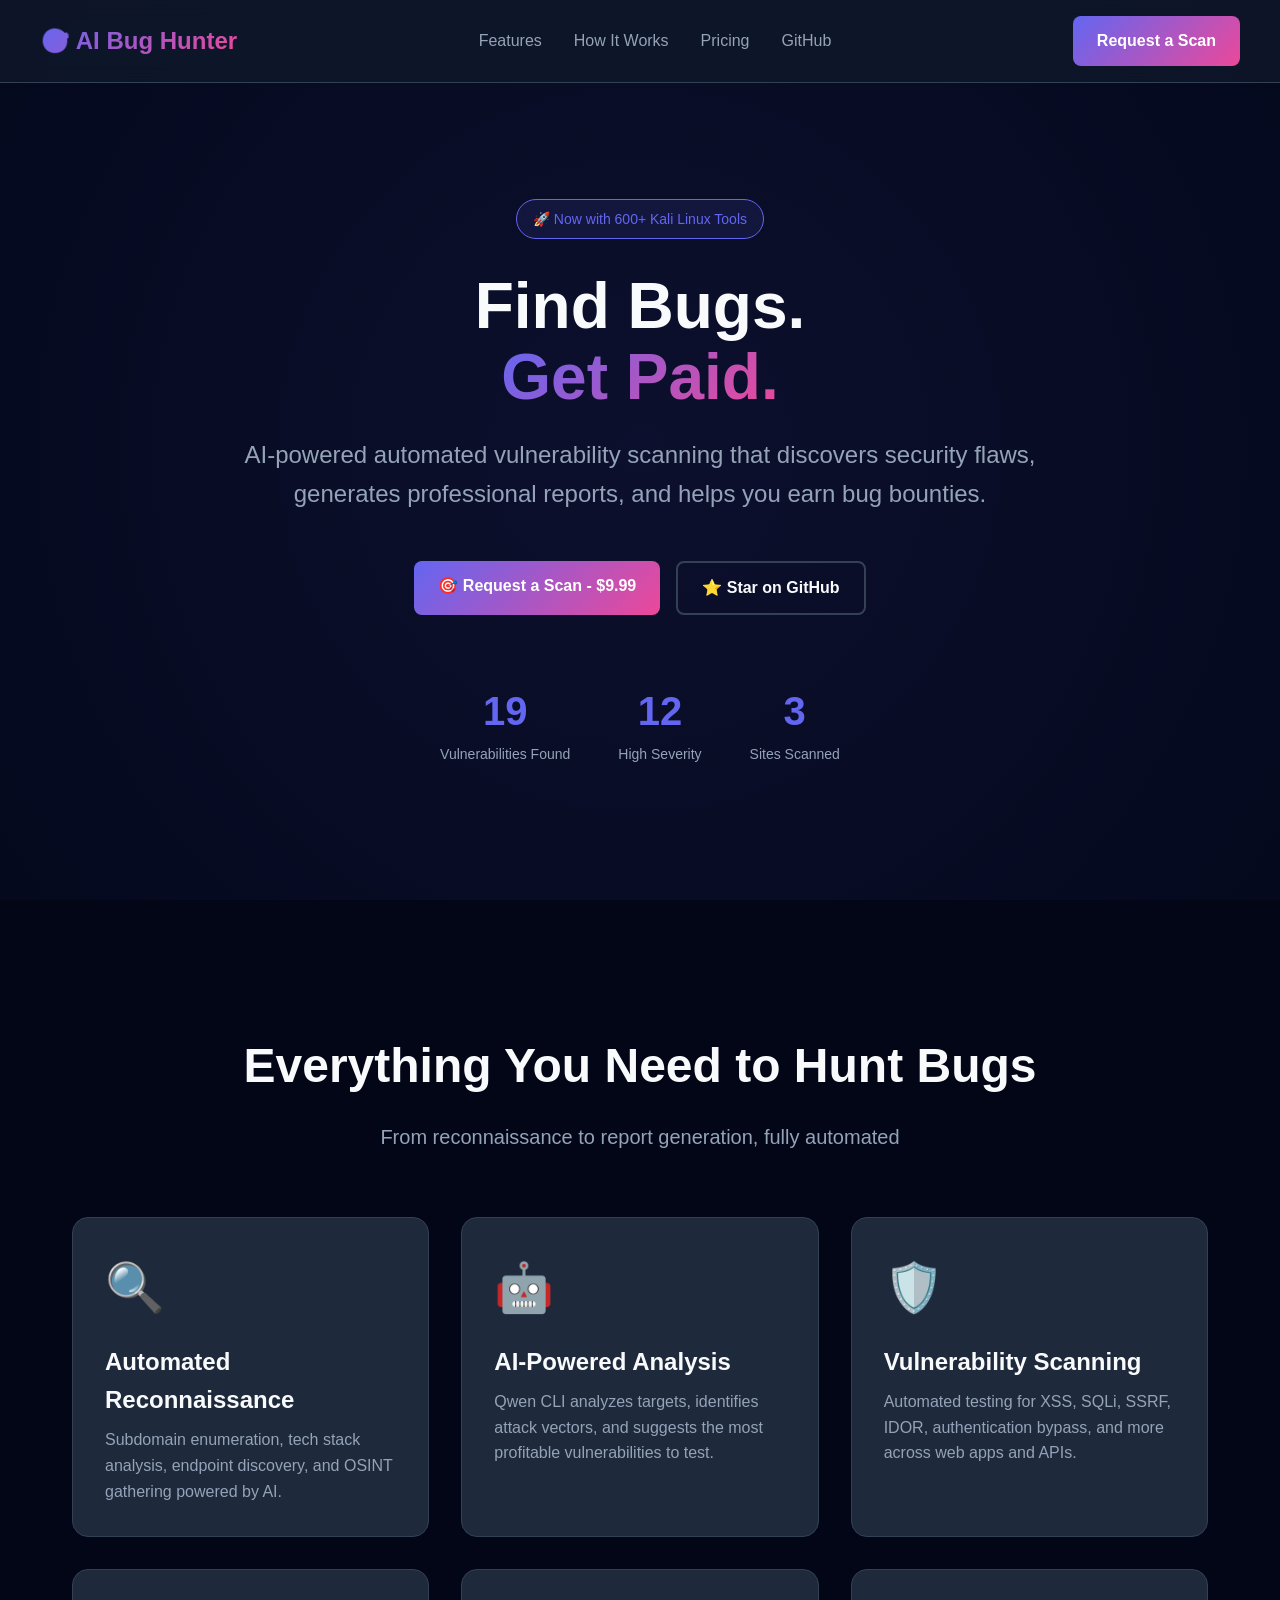
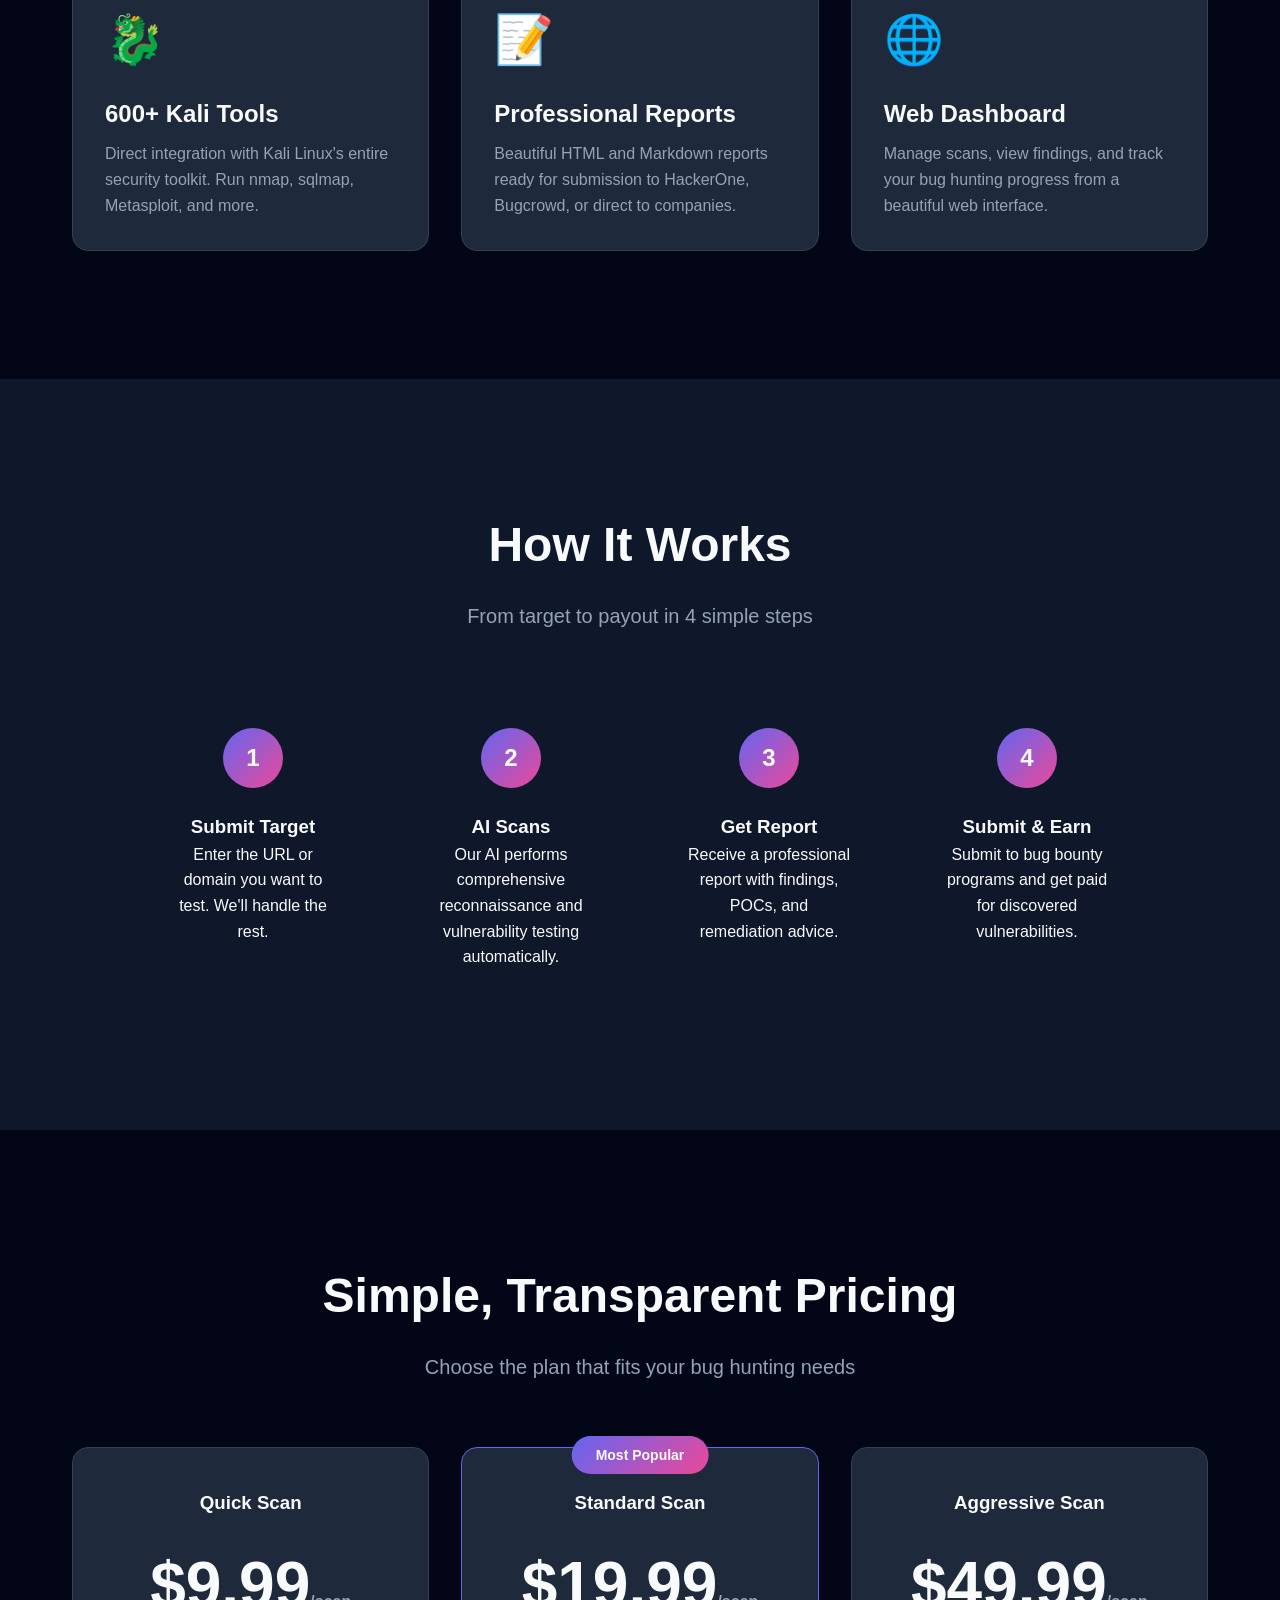
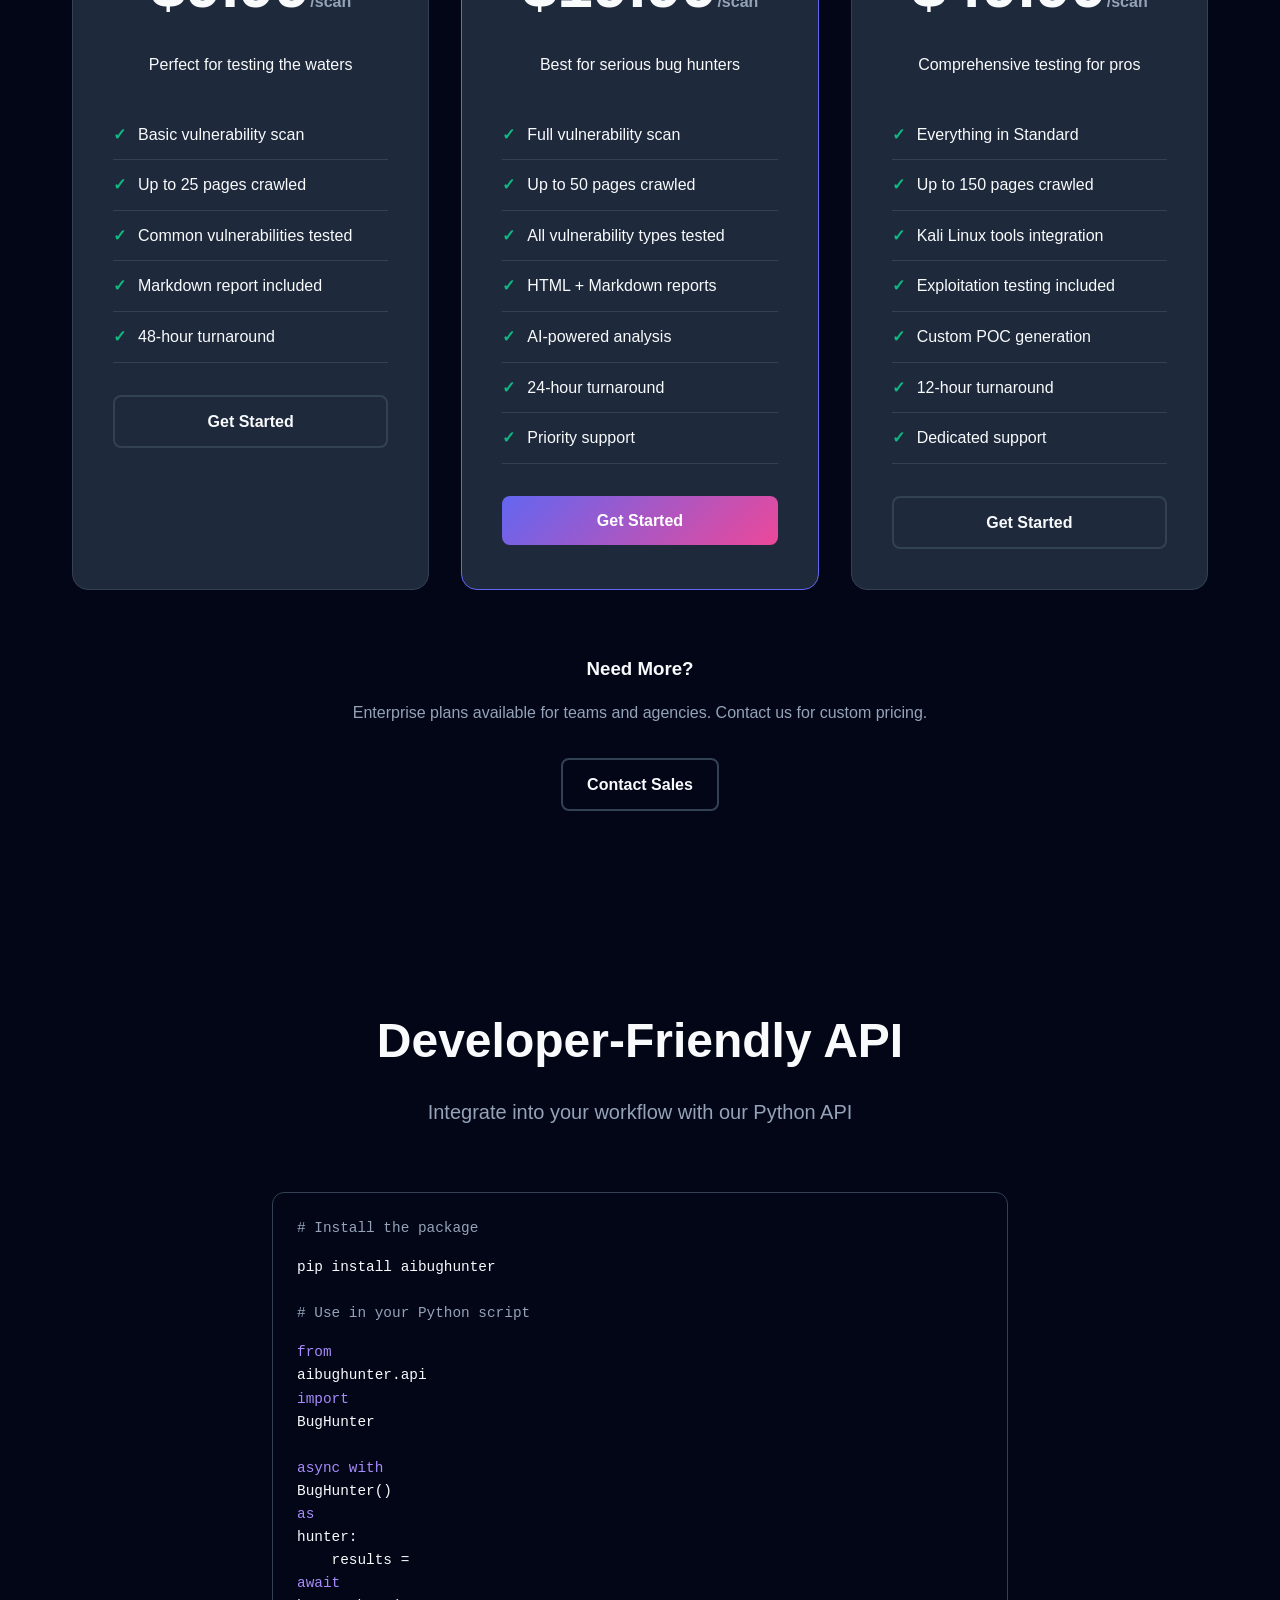
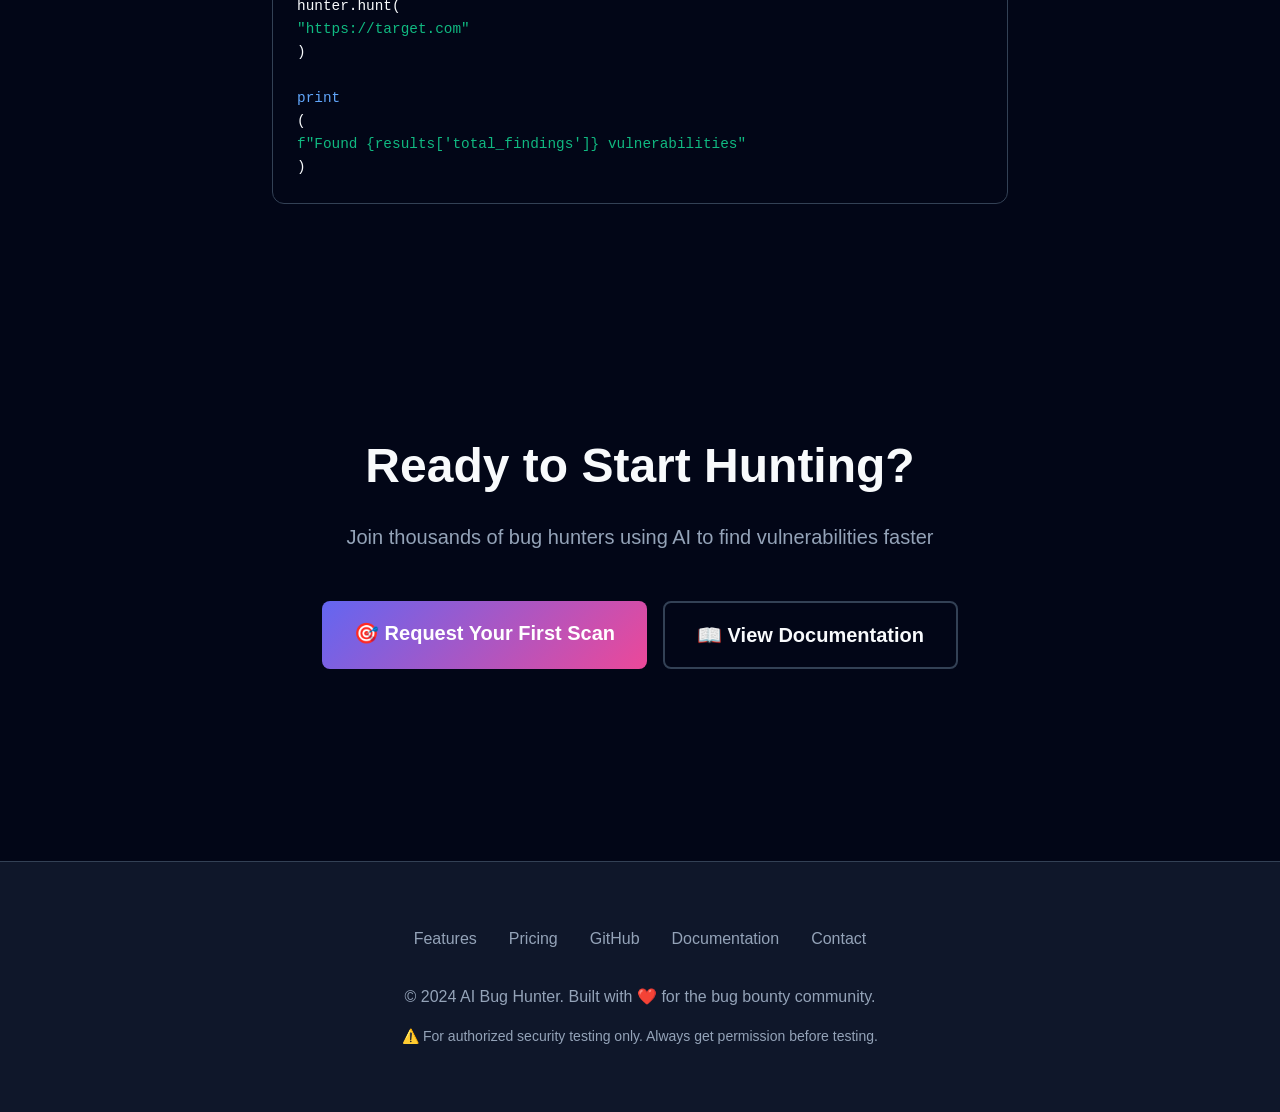
<file: aibughunter/web/templates/index.html>
<!DOCTYPE html>
<html lang="en">
<head>
    <meta charset="UTF-8">
    <meta name="viewport" content="width=device-width, initial-scale=1.0">
    <title>AI Bug Hunter - Automated Bug Bounty Hunting Platform</title>
    <meta name="description" content="AI-powered automated vulnerability scanning and bug bounty hunting platform. Find security flaws, generate reports, and get paid.">
    <style>
        * { margin: 0; padding: 0; box-sizing: border-box; }
        
        :root {
            --primary: #6366f1;
            --primary-dark: #4f46e5;
            --secondary: #ec4899;
            --accent: #10b981;
            --dark: #0f172a;
            --darker: #020617;
            --card: #1e293b;
            --text: #f8fafc;
            --text-muted: #94a3b8;
            --border: #334155;
        }
        
        body {
            font-family: -apple-system, BlinkMacSystemFont, 'Segoe UI', Roboto, sans-serif;
            background: var(--darker);
            color: var(--text);
            line-height: 1.6;
            overflow-x: hidden;
        }
        
        /* Navigation */
        nav {
            position: fixed;
            top: 0;
            width: 100%;
            background: rgba(15, 23, 42, 0.9);
            backdrop-filter: blur(10px);
            border-bottom: 1px solid var(--border);
            z-index: 1000;
            padding: 1rem 2rem;
        }
        
        .nav-container {
            max-width: 1200px;
            margin: 0 auto;
            display: flex;
            justify-content: space-between;
            align-items: center;
        }
        
        .logo {
            font-size: 1.5rem;
            font-weight: 700;
            background: linear-gradient(135deg, var(--primary), var(--secondary));
            -webkit-background-clip: text;
            -webkit-text-fill-color: transparent;
        }
        
        .nav-links {
            display: flex;
            gap: 2rem;
            list-style: none;
        }
        
        .nav-links a {
            color: var(--text-muted);
            text-decoration: none;
            transition: color 0.2s;
        }
        
        .nav-links a:hover { color: var(--text); }
        
        .btn {
            display: inline-block;
            padding: 0.75rem 1.5rem;
            border-radius: 8px;
            text-decoration: none;
            font-weight: 600;
            transition: all 0.2s;
            border: none;
            cursor: pointer;
        }
        
        .btn-primary {
            background: linear-gradient(135deg, var(--primary), var(--secondary));
            color: white;
        }
        
        .btn-primary:hover { transform: translateY(-2px); box-shadow: 0 10px 30px rgba(99, 102, 241, 0.3); }
        
        .btn-secondary {
            background: transparent;
            border: 2px solid var(--border);
            color: var(--text);
        }
        
        .btn-secondary:hover { border-color: var(--primary); }
        
        /* Hero Section */
        .hero {
            min-height: 100vh;
            display: flex;
            align-items: center;
            justify-content: center;
            text-align: center;
            padding: 8rem 2rem 4rem;
            position: relative;
            overflow: hidden;
        }
        
        .hero::before {
            content: '';
            position: absolute;
            top: -50%;
            left: -50%;
            width: 200%;
            height: 200%;
            background: radial-gradient(circle, rgba(99, 102, 241, 0.1) 0%, transparent 70%);
            animation: pulse 15s ease-in-out infinite;
        }
        
        @keyframes pulse {
            0%, 100% { transform: scale(1); }
            50% { transform: scale(1.1); }
        }
        
        .hero-content {
            max-width: 900px;
            position: relative;
            z-index: 1;
        }
        
        .badge {
            display: inline-block;
            background: rgba(99, 102, 241, 0.1);
            border: 1px solid var(--primary);
            padding: 0.5rem 1rem;
            border-radius: 50px;
            font-size: 0.875rem;
            color: var(--primary);
            margin-bottom: 2rem;
        }
        
        h1 {
            font-size: 4rem;
            font-weight: 800;
            margin-bottom: 1.5rem;
            line-height: 1.1;
        }
        
        h1 span {
            background: linear-gradient(135deg, var(--primary), var(--secondary));
            -webkit-background-clip: text;
            -webkit-text-fill-color: transparent;
        }
        
        .subtitle {
            font-size: 1.5rem;
            color: var(--text-muted);
            margin-bottom: 3rem;
        }
        
        .cta-group {
            display: flex;
            gap: 1rem;
            justify-content: center;
            margin-bottom: 4rem;
        }
        
        .stats {
            display: flex;
            gap: 3rem;
            justify-content: center;
            margin-top: 4rem;
        }
        
        .stat {
            text-align: center;
        }
        
        .stat-number {
            font-size: 2.5rem;
            font-weight: 700;
            color: var(--primary);
        }
        
        .stat-label {
            font-size: 0.875rem;
            color: var(--text-muted);
        }
        
        /* Features Section */
        .features {
            padding: 8rem 2rem;
            max-width: 1200px;
            margin: 0 auto;
        }
        
        .section-header {
            text-align: center;
            margin-bottom: 4rem;
        }
        
        h2 {
            font-size: 3rem;
            margin-bottom: 1rem;
        }
        
        .section-subtitle {
            color: var(--text-muted);
            font-size: 1.25rem;
        }
        
        .features-grid {
            display: grid;
            grid-template-columns: repeat(auto-fit, minmax(300px, 1fr));
            gap: 2rem;
        }
        
        .feature-card {
            background: var(--card);
            border: 1px solid var(--border);
            border-radius: 16px;
            padding: 2rem;
            transition: all 0.3s;
        }
        
        .feature-card:hover {
            transform: translateY(-5px);
            border-color: var(--primary);
            box-shadow: 0 20px 40px rgba(0, 0, 0, 0.3);
        }
        
        .feature-icon {
            font-size: 3rem;
            margin-bottom: 1rem;
        }
        
        .feature-card h3 {
            font-size: 1.5rem;
            margin-bottom: 0.5rem;
        }
        
        .feature-card p {
            color: var(--text-muted);
        }
        
        /* How It Works */
        .how-it-works {
            background: var(--dark);
            padding: 8rem 2rem;
        }
        
        .steps {
            max-width: 1000px;
            margin: 0 auto;
            display: grid;
            grid-template-columns: repeat(auto-fit, minmax(200px, 1fr));
            gap: 2rem;
        }
        
        .step {
            text-align: center;
            padding: 2rem;
        }
        
        .step-number {
            width: 60px;
            height: 60px;
            background: linear-gradient(135deg, var(--primary), var(--secondary));
            border-radius: 50%;
            display: flex;
            align-items: center;
            justify-content: center;
            font-size: 1.5rem;
            font-weight: 700;
            margin: 0 auto 1.5rem;
        }
        
        /* Pricing Section */
        .pricing {
            padding: 8rem 2rem;
            max-width: 1200px;
            margin: 0 auto;
        }
        
        .pricing-grid {
            display: grid;
            grid-template-columns: repeat(auto-fit, minmax(280px, 1fr));
            gap: 2rem;
            margin-top: 4rem;
        }
        
        .pricing-card {
            background: var(--card);
            border: 1px solid var(--border);
            border-radius: 16px;
            padding: 2.5rem;
            text-align: center;
            position: relative;
        }
        
        .pricing-card.popular {
            border-color: var(--primary);
            transform: scale(1.05);
        }
        
        .popular-badge {
            position: absolute;
            top: -12px;
            left: 50%;
            transform: translateX(-50%);
            background: linear-gradient(135deg, var(--primary), var(--secondary));
            padding: 0.5rem 1.5rem;
            border-radius: 50px;
            font-size: 0.875rem;
            font-weight: 600;
        }
        
        .price {
            font-size: 4rem;
            font-weight: 700;
            margin: 1rem 0;
        }
        
        .price span {
            font-size: 1rem;
            color: var(--text-muted);
        }
        
        .features-list {
            list-style: none;
            margin: 2rem 0;
            text-align: left;
        }
        
        .features-list li {
            padding: 0.75rem 0;
            border-bottom: 1px solid var(--border);
            display: flex;
            align-items: center;
            gap: 0.75rem;
        }
        
        .features-list li::before {
            content: '✓';
            color: var(--accent);
            font-weight: 700;
        }
        
        /* Footer */
        footer {
            background: var(--dark);
            padding: 4rem 2rem;
            text-align: center;
            border-top: 1px solid var(--border);
        }
        
        .footer-links {
            display: flex;
            gap: 2rem;
            justify-content: center;
            margin-bottom: 2rem;
            list-style: none;
        }
        
        .footer-links a {
            color: var(--text-muted);
            text-decoration: none;
        }
        
        .footer-links a:hover { color: var(--text); }
        
        /* Code Block */
        .code-block {
            background: var(--darker);
            border: 1px solid var(--border);
            border-radius: 12px;
            padding: 1.5rem;
            margin: 2rem 0;
            font-family: 'Courier New', monospace;
            font-size: 0.9rem;
            overflow-x: auto;
        }
        
        /* Responsive */
        @media (max-width: 768px) {
            h1 { font-size: 2.5rem; }
            h2 { font-size: 2rem; }
            .stats { flex-direction: column; gap: 1.5rem; }
            .nav-links { display: none; }
            .cta-group { flex-direction: column; }
            .pricing-card.popular { transform: none; }
        }
        
        /* Animations */
        .fade-in {
            opacity: 0;
            transform: translateY(30px);
            transition: all 0.6s ease-out;
        }
        
        .fade-in.visible {
            opacity: 1;
            transform: translateY(0);
        }
    </style>
</head>
<body>
    <!-- Navigation -->
    <nav>
        <div class="nav-container">
            <div class="logo">🎯 AI Bug Hunter</div>
            <ul class="nav-links">
                <li><a href="#features">Features</a></li>
                <li><a href="#how-it-works">How It Works</a></li>
                <li><a href="#pricing">Pricing</a></li>
                <li><a href="https://github.com/Preshy/aibughunter">GitHub</a></li>
            </ul>
            <div>
                <a href="/scan" class="btn btn-primary">Request a Scan</a>
            </div>
        </div>
    </nav>
    
    <!-- Hero Section -->
    <section class="hero">
        <div class="hero-content">
            <div class="badge">🚀 Now with 600+ Kali Linux Tools</div>
            <h1>Find Bugs.<br><span>Get Paid.</span></h1>
            <p class="subtitle">AI-powered automated vulnerability scanning that discovers security flaws, generates professional reports, and helps you earn bug bounties.</p>
            
            <div class="cta-group">
                <a href="/scan" class="btn btn-primary">🎯 Request a Scan - $9.99</a>
                <a href="https://github.com/Preshy/aibughunter" class="btn btn-secondary">⭐ Star on GitHub</a>
            </div>
            
            <div class="stats">
                <div class="stat">
                    <div class="stat-number">19</div>
                    <div class="stat-label">Vulnerabilities Found</div>
                </div>
                <div class="stat">
                    <div class="stat-number">12</div>
                    <div class="stat-label">High Severity</div>
                </div>
                <div class="stat">
                    <div class="stat-number">3</div>
                    <div class="stat-label">Sites Scanned</div>
                </div>
            </div>
        </div>
    </section>
    
    <!-- Features Section -->
    <section class="features" id="features">
        <div class="section-header">
            <h2>Everything You Need to Hunt Bugs</h2>
            <p class="section-subtitle">From reconnaissance to report generation, fully automated</p>
        </div>
        
        <div class="features-grid">
            <div class="feature-card fade-in">
                <div class="feature-icon">🔍</div>
                <h3>Automated Reconnaissance</h3>
                <p>Subdomain enumeration, tech stack analysis, endpoint discovery, and OSINT gathering powered by AI.</p>
            </div>
            
            <div class="feature-card fade-in">
                <div class="feature-icon">🤖</div>
                <h3>AI-Powered Analysis</h3>
                <p>Qwen CLI analyzes targets, identifies attack vectors, and suggests the most profitable vulnerabilities to test.</p>
            </div>
            
            <div class="feature-card fade-in">
                <div class="feature-icon">🛡️</div>
                <h3>Vulnerability Scanning</h3>
                <p>Automated testing for XSS, SQLi, SSRF, IDOR, authentication bypass, and more across web apps and APIs.</p>
            </div>
            
            <div class="feature-card fade-in">
                <div class="feature-icon">🐉</div>
                <h3>600+ Kali Tools</h3>
                <p>Direct integration with Kali Linux's entire security toolkit. Run nmap, sqlmap, Metasploit, and more.</p>
            </div>
            
            <div class="feature-card fade-in">
                <div class="feature-icon">📝</div>
                <h3>Professional Reports</h3>
                <p>Beautiful HTML and Markdown reports ready for submission to HackerOne, Bugcrowd, or direct to companies.</p>
            </div>
            
            <div class="feature-card fade-in">
                <div class="feature-icon">🌐</div>
                <h3>Web Dashboard</h3>
                <p>Manage scans, view findings, and track your bug hunting progress from a beautiful web interface.</p>
            </div>
        </div>
    </section>
    
    <!-- How It Works -->
    <section class="how-it-works" id="how-it-works">
        <div class="section-header">
            <h2>How It Works</h2>
            <p class="section-subtitle">From target to payout in 4 simple steps</p>
        </div>
        
        <div class="steps">
            <div class="step fade-in">
                <div class="step-number">1</div>
                <h3>Submit Target</h3>
                <p>Enter the URL or domain you want to test. We'll handle the rest.</p>
            </div>
            
            <div class="step fade-in">
                <div class="step-number">2</div>
                <h3>AI Scans</h3>
                <p>Our AI performs comprehensive reconnaissance and vulnerability testing automatically.</p>
            </div>
            
            <div class="step fade-in">
                <div class="step-number">3</div>
                <h3>Get Report</h3>
                <p>Receive a professional report with findings, POCs, and remediation advice.</p>
            </div>
            
            <div class="step fade-in">
                <div class="step-number">4</div>
                <h3>Submit & Earn</h3>
                <p>Submit to bug bounty programs and get paid for discovered vulnerabilities.</p>
            </div>
        </div>
    </section>
    
    <!-- Pricing Section -->
    <section class="pricing" id="pricing">
        <div class="section-header">
            <h2>Simple, Transparent Pricing</h2>
            <p class="section-subtitle">Choose the plan that fits your bug hunting needs</p>
        </div>
        
        <div class="pricing-grid">
            <div class="pricing-card fade-in">
                <h3>Quick Scan</h3>
                <div class="price">$9.99<span>/scan</span></div>
                <p>Perfect for testing the waters</p>
                
                <ul class="features-list">
                    <li>Basic vulnerability scan</li>
                    <li>Up to 25 pages crawled</li>
                    <li>Common vulnerabilities tested</li>
                    <li>Markdown report included</li>
                    <li>48-hour turnaround</li>
                </ul>
                
                <a href="/scan" class="btn btn-secondary" style="width: 100%;">Get Started</a>
            </div>
            
            <div class="pricing-card popular fade-in">
                <div class="popular-badge">Most Popular</div>
                <h3>Standard Scan</h3>
                <div class="price">$19.99<span>/scan</span></div>
                <p>Best for serious bug hunters</p>
                
                <ul class="features-list">
                    <li>Full vulnerability scan</li>
                    <li>Up to 50 pages crawled</li>
                    <li>All vulnerability types tested</li>
                    <li>HTML + Markdown reports</li>
                    <li>AI-powered analysis</li>
                    <li>24-hour turnaround</li>
                    <li>Priority support</li>
                </ul>
                
                <a href="/scan" class="btn btn-primary" style="width: 100%;">Get Started</a>
            </div>
            
            <div class="pricing-card fade-in">
                <h3>Aggressive Scan</h3>
                <div class="price">$49.99<span>/scan</span></div>
                <p>Comprehensive testing for pros</p>
                
                <ul class="features-list">
                    <li>Everything in Standard</li>
                    <li>Up to 150 pages crawled</li>
                    <li>Kali Linux tools integration</li>
                    <li>Exploitation testing included</li>
                    <li>Custom POC generation</li>
                    <li>12-hour turnaround</li>
                    <li>Dedicated support</li>
                </ul>
                
                <a href="/scan" class="btn btn-secondary" style="width: 100%;">Get Started</a>
            </div>
        </div>
        
        <div style="text-align: center; margin-top: 4rem;">
            <h3 style="margin-bottom: 1rem;">Need More?</h3>
            <p style="color: var(--text-muted); margin-bottom: 2rem;">
                Enterprise plans available for teams and agencies. Contact us for custom pricing.
            </p>
            <a href="mailto:hello@aibughunter.com" class="btn btn-secondary">Contact Sales</a>
        </div>
    </section>
    
    <!-- Code Example -->
    <section style="padding: 4rem 2rem; max-width: 800px; margin: 0 auto;">
        <div class="section-header">
            <h2>Developer-Friendly API</h2>
            <p class="section-subtitle">Integrate into your workflow with our Python API</p>
        </div>
        
        <div class="code-block">
            <div style="color: var(--text-muted); margin-bottom: 1rem;"># Install the package</div>
            <div>pip install aibughunter</div>
            <br>
            <div style="color: var(--text-muted); margin-bottom: 1rem;"># Use in your Python script</div>
            <div style="color: #a78bfa;">from</div> aibughunter.api <div style="color: #a78bfa;">import</div> BugHunter<br>
            <br>
            <div style="color: #a78bfa;">async with</div> BugHunter() <div style="color: #a78bfa;">as</div> hunter:<br>
            &nbsp;&nbsp;&nbsp;&nbsp;results = <div style="color: #a78bfa;">await</div> hunter.hunt(<div style="color: #10b981;">"https://target.com"</div>)<br>
            &nbsp;&nbsp;&nbsp;&nbsp;<div style="color: #60a5fa;">print</div>(<div style="color: #10b981;">f"Found {results['total_findings']} vulnerabilities"</div>)
        </div>
    </section>
    
    <!-- Final CTA -->
    <section style="padding: 8rem 2rem; text-align: center;">
        <h2 style="margin-bottom: 1rem;">Ready to Start Hunting?</h2>
        <p style="color: var(--text-muted); font-size: 1.25rem; margin-bottom: 3rem;">
            Join thousands of bug hunters using AI to find vulnerabilities faster
        </p>
        <div class="cta-group" style="justify-content: center;">
            <a href="/scan" class="btn btn-primary" style="font-size: 1.25rem; padding: 1rem 2rem;">🎯 Request Your First Scan</a>
            <a href="https://github.com/Preshy/aibughunter" class="btn btn-secondary" style="font-size: 1.25rem; padding: 1rem 2rem;">📖 View Documentation</a>
        </div>
    </section>
    
    <!-- Footer -->
    <footer>
        <div class="footer-links">
            <li><a href="#features">Features</a></li>
            <li><a href="#pricing">Pricing</a></li>
            <li><a href="https://github.com/Preshy/aibughunter">GitHub</a></li>
            <li><a href="/docs">Documentation</a></li>
            <li><a href="mailto:hello@aibughunter.com">Contact</a></li>
        </div>
        <p style="color: var(--text-muted);">
            © 2024 AI Bug Hunter. Built with ❤️ for the bug bounty community.
        </p>
        <p style="color: var(--text-muted); font-size: 0.875rem; margin-top: 1rem;">
            ⚠️ For authorized security testing only. Always get permission before testing.
        </p>
    </footer>
    
    <script>
        // Fade-in animation on scroll
        const observer = new IntersectionObserver((entries) => {
            entries.forEach(entry => {
                if (entry.isIntersecting) {
                    entry.target.classList.add('visible');
                }
            });
        }, { threshold: 0.1 });
        
        document.querySelectorAll('.fade-in').forEach(el => observer.observe(el));
    </script>
</body>
</html>
</file>
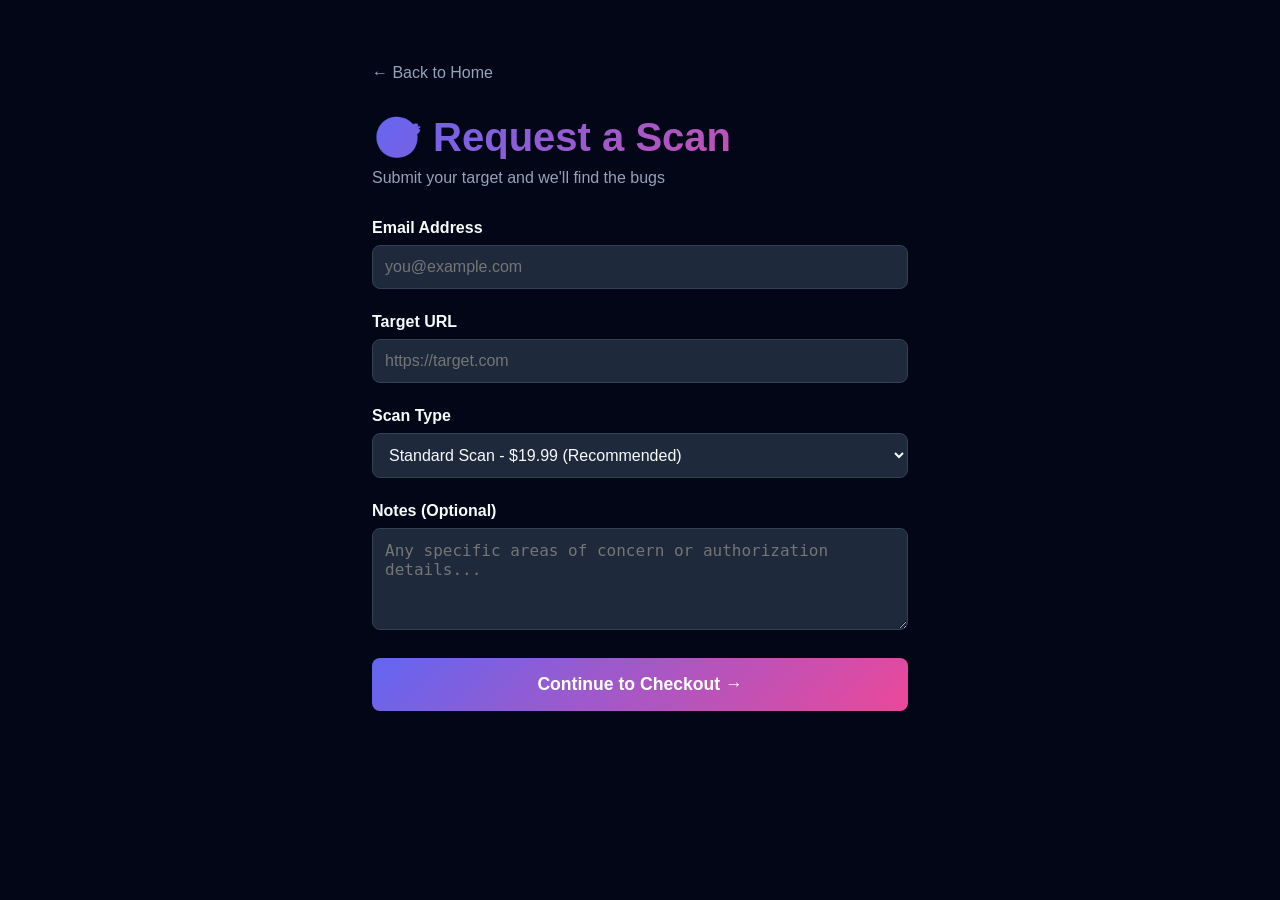
<file: aibughunter/web/templates/scan_request.html>
<!DOCTYPE html>
<html>
<head>
    <title>Request a Scan - AI Bug Hunter</title>
    <meta name="viewport" content="width=device-width, initial-scale=1.0">
    <style>
        * { margin: 0; padding: 0; box-sizing: border-box; }
        body { font-family: -apple-system, BlinkMacSystemFont, 'Segoe UI', Roboto, sans-serif; background: #020617; color: #f8fafc; }
        .container { max-width: 600px; margin: 0 auto; padding: 4rem 2rem; }
        h1 { font-size: 2.5rem; margin-bottom: 0.5rem; background: linear-gradient(135deg, #6366f1, #ec4899); -webkit-background-clip: text; -webkit-text-fill-color: transparent; }
        .subtitle { color: #94a3b8; margin-bottom: 2rem; }
        .form-group { margin-bottom: 1.5rem; }
        label { display: block; margin-bottom: 0.5rem; font-weight: 600; }
        input, select, textarea { width: 100%; padding: 0.75rem; background: #1e293b; border: 1px solid #334155; border-radius: 8px; color: #f8fafc; font-size: 1rem; }
        input:focus, select:focus, textarea:focus { outline: none; border-color: #6366f1; }
        .btn { width: 100%; padding: 1rem; background: linear-gradient(135deg, #6366f1, #ec4899); border: none; border-radius: 8px; color: white; font-size: 1.1rem; font-weight: 600; cursor: pointer; }
        .btn:hover { opacity: 0.9; }
        .back { display: inline-block; margin-bottom: 2rem; color: #94a3b8; text-decoration: none; }
        .back:hover { color: #f8fafc; }
    </style>
</head>
<body>
    <div class="container">
        <a href="/" class="back">← Back to Home</a>
        <h1>🎯 Request a Scan</h1>
        <p class="subtitle">Submit your target and we'll find the bugs</p>
        
        <form id="scanForm">
            <div class="form-group">
                <label>Email Address</label>
                <input type="email" id="email" required placeholder="you@example.com">
            </div>
            
            <div class="form-group">
                <label>Target URL</label>
                <input type="url" id="target" required placeholder="https://target.com">
            </div>
            
            <div class="form-group">
                <label>Scan Type</label>
                <select id="scanType">
                    <option value="quick">Quick Scan - $9.99 (Basic)</option>
                    <option value="standard" selected>Standard Scan - $19.99 (Recommended)</option>
                    <option value="aggressive">Aggressive Scan - $49.99 (Comprehensive)</option>
                </select>
            </div>
            
            <div class="form-group">
                <label>Notes (Optional)</label>
                <textarea id="notes" rows="4" placeholder="Any specific areas of concern or authorization details..."></textarea>
            </div>
            
            <button type="submit" class="btn">Continue to Checkout →</button>
        </form>
    </div>
    
    <script>
        document.getElementById('scanForm').addEventListener('submit', async (e) => {
            e.preventDefault();
            
            const data = {
                email: document.getElementById('email').value,
                target: document.getElementById('target').value,
                scan_type: document.getElementById('scanType').value,
                notes: document.getElementById('notes').value
            };
            
            const response = await fetch('/api/scan/request', {
                method: 'POST',
                headers: { 'Content-Type': 'application/json' },
                body: JSON.stringify(data)
            });
            
            const result = await response.json();
            window.location.href = result.checkout_url;
        });
    </script>
</body>
</html>
</file>
